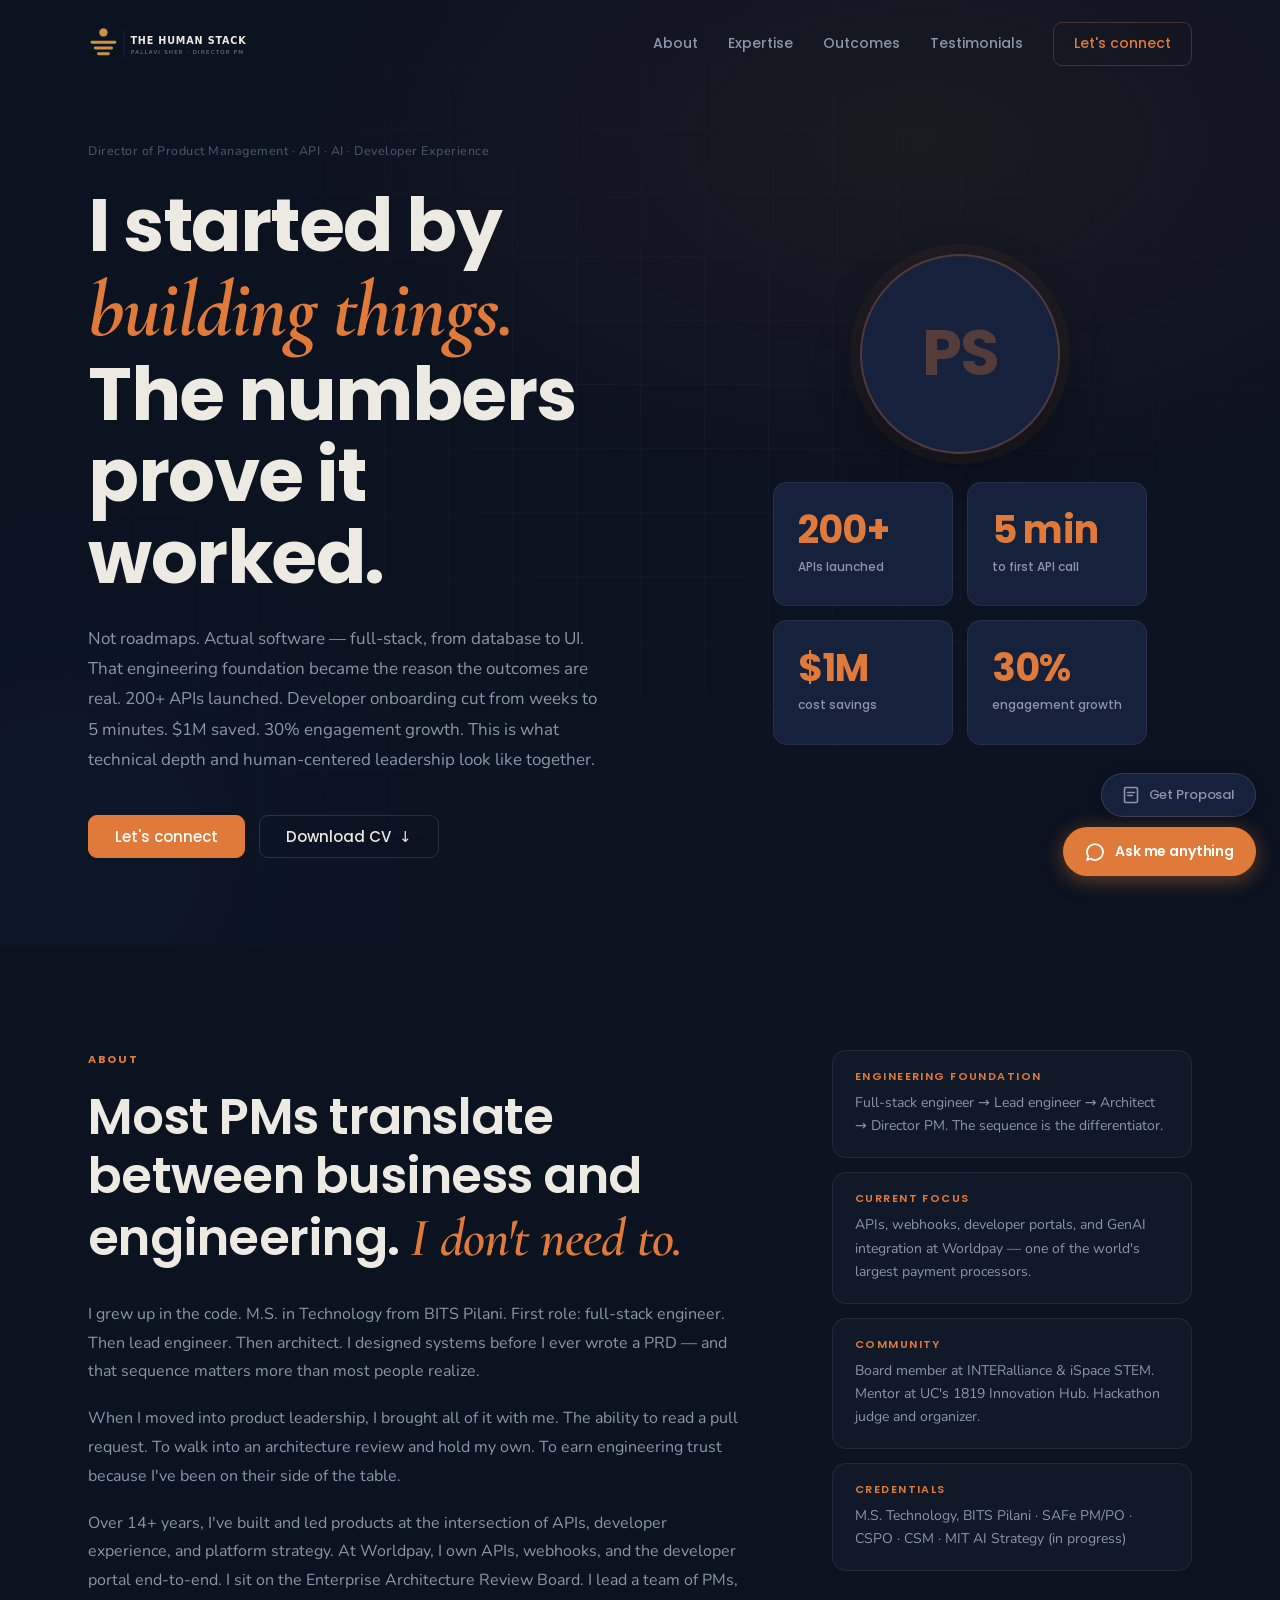
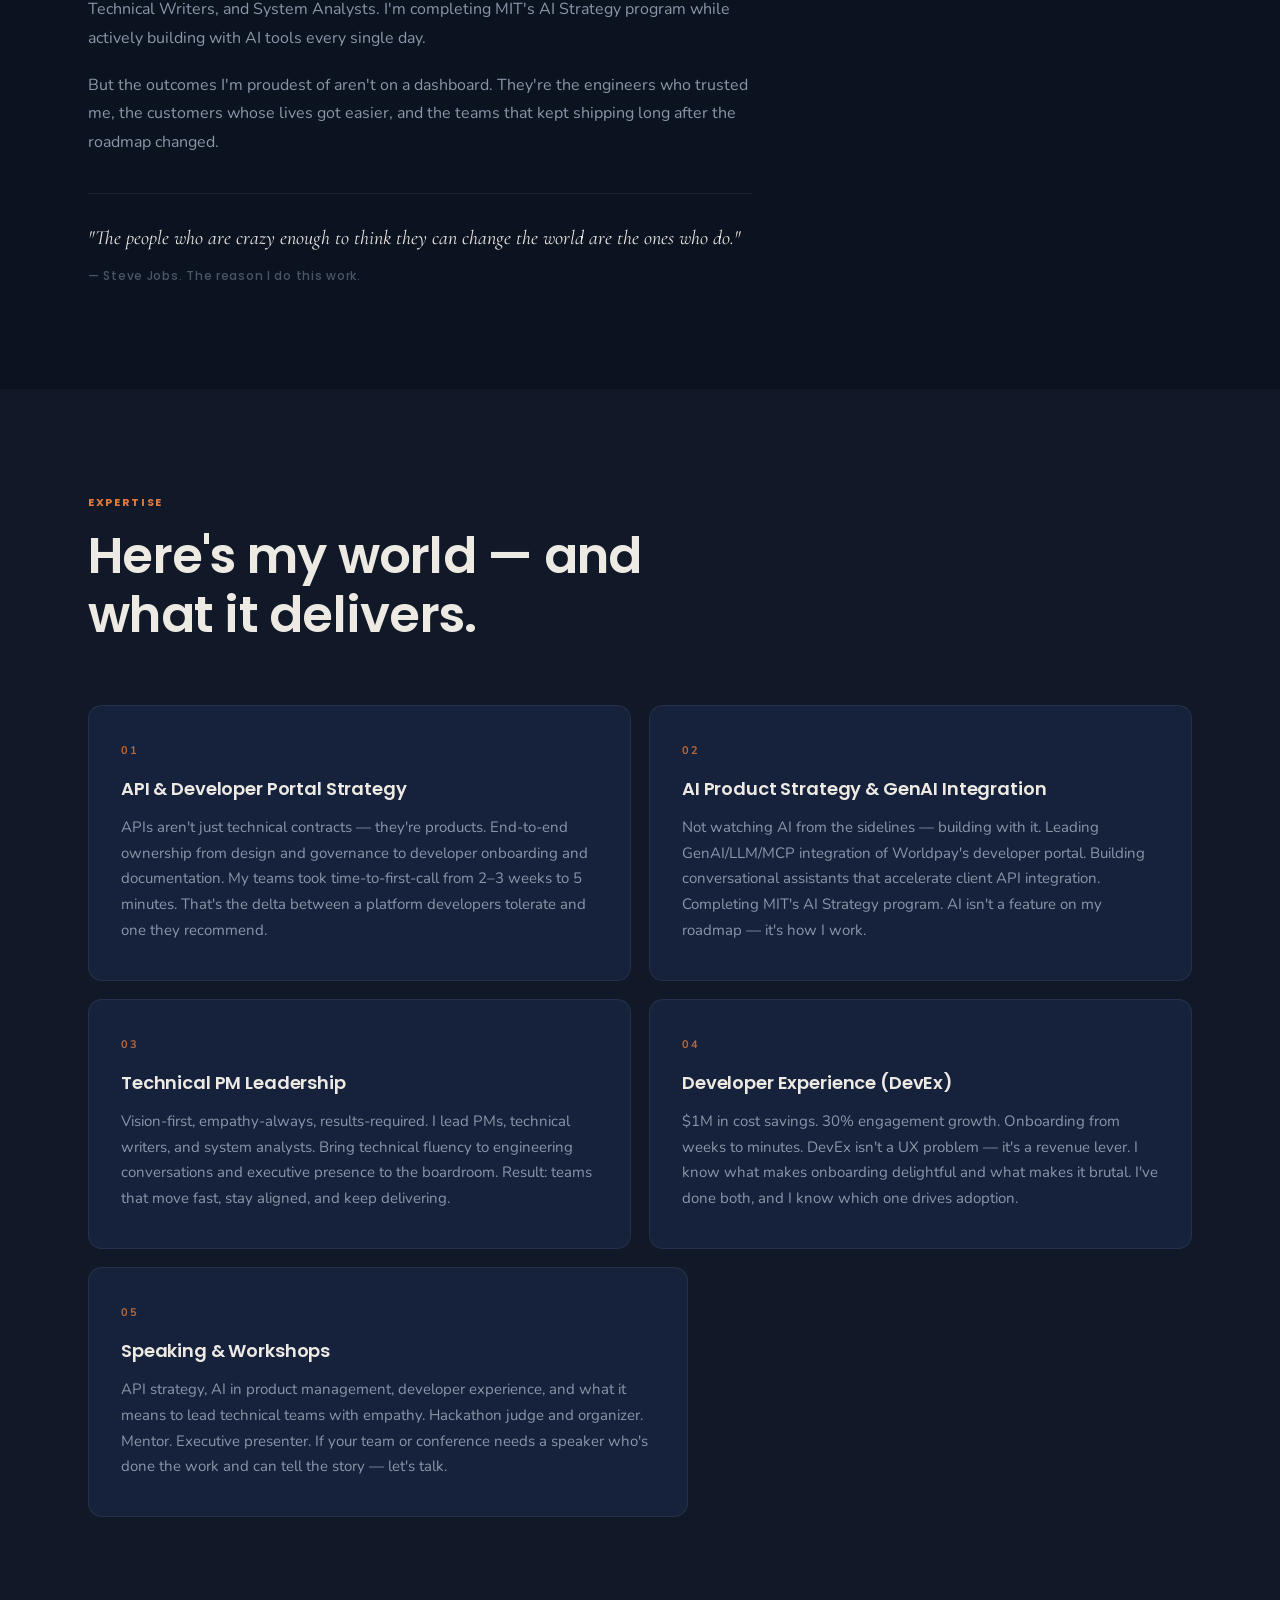
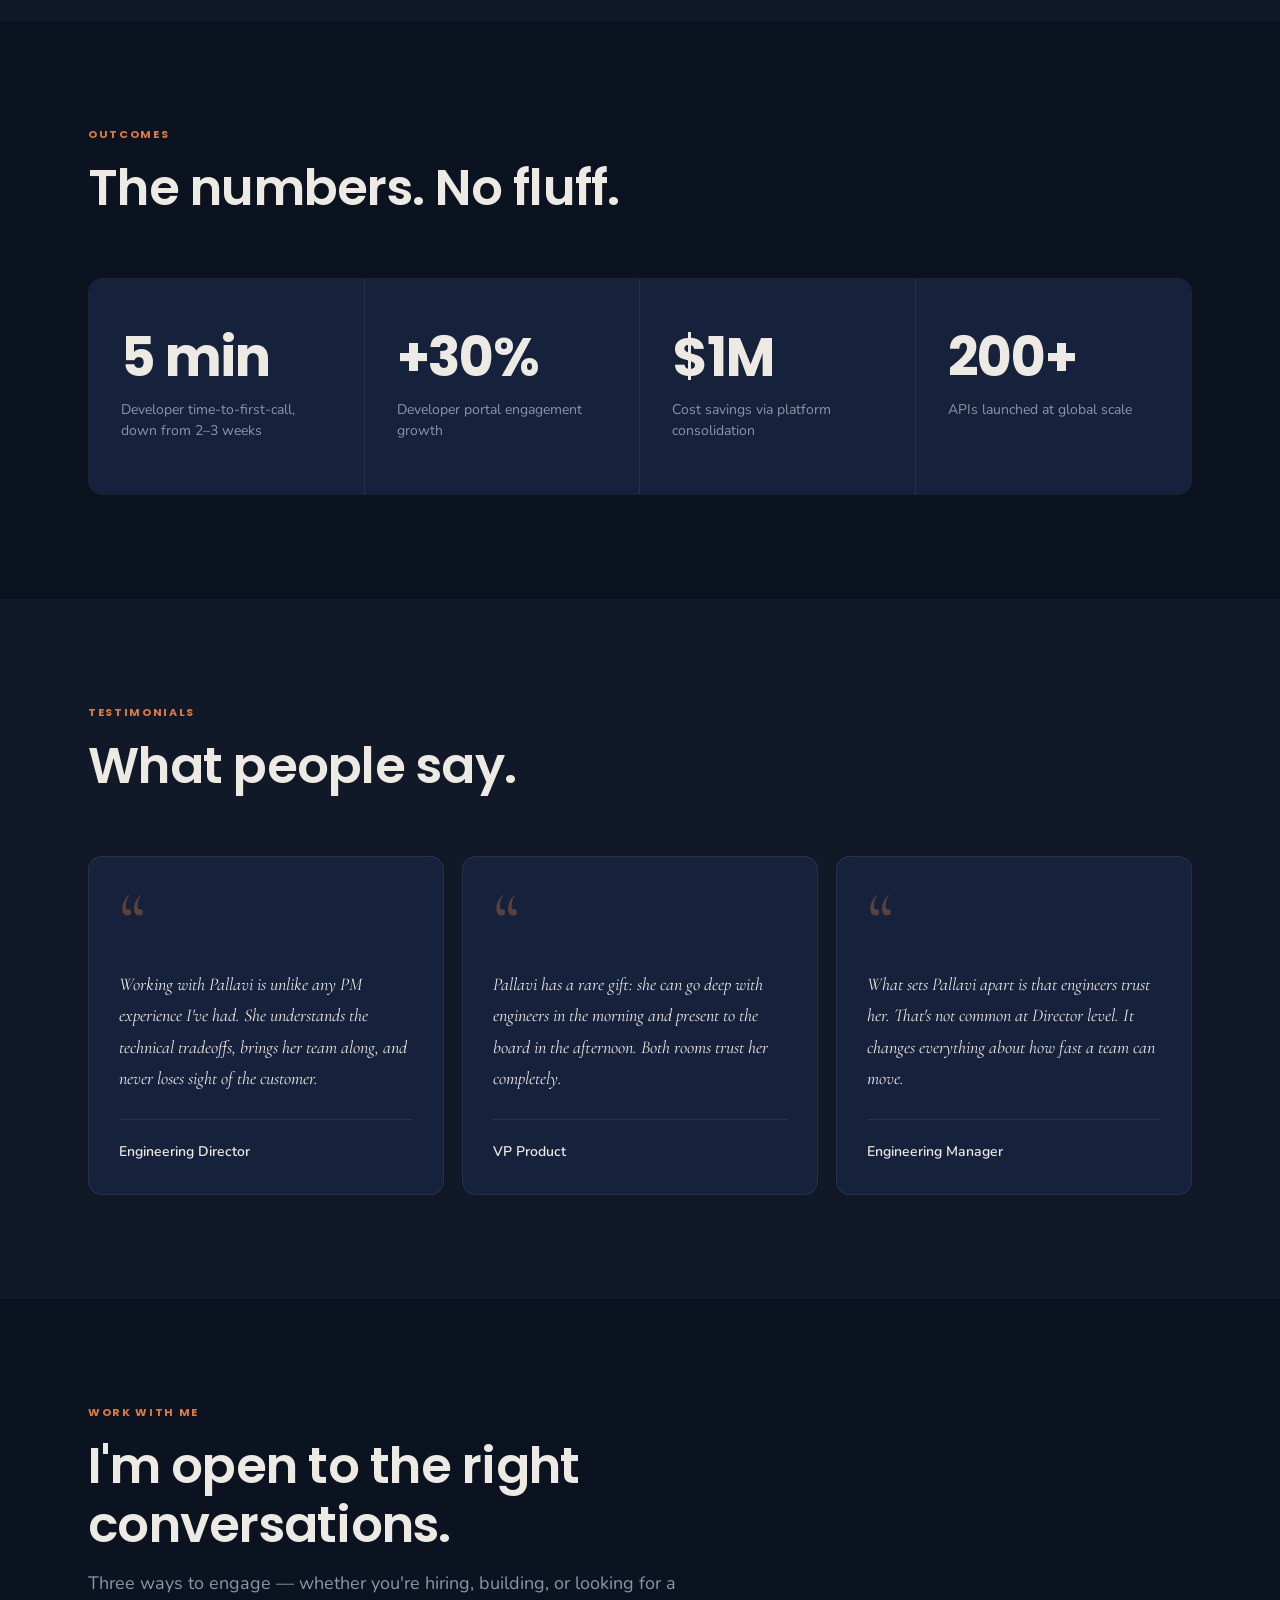
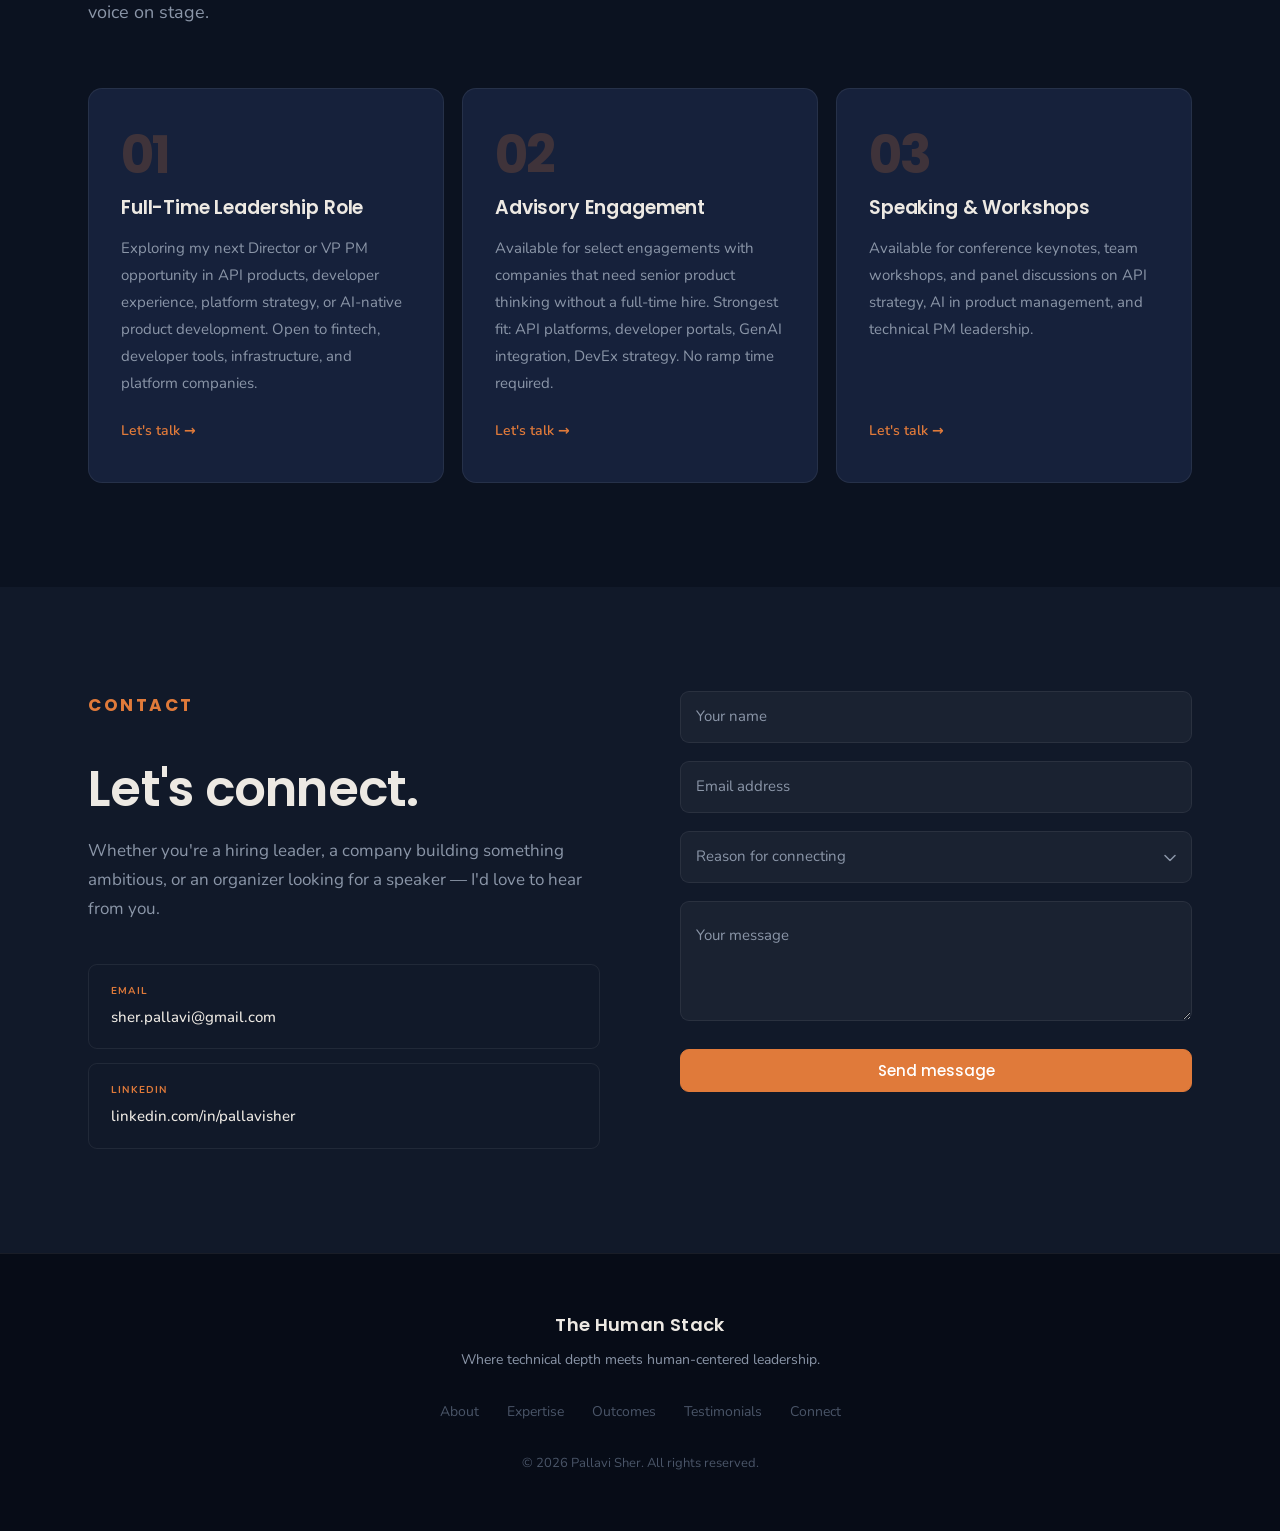
<file: index.html>
<!DOCTYPE html>
<html lang="en">
<head>
  <meta charset="UTF-8">
  <meta name="viewport" content="width=device-width, initial-scale=1.0">
  <title>Pallavi Sher — The Human Stack</title>
  <meta name="description" content="Director PM specializing in APIs, AI, and Developer Experience. 200+ APIs launched. $1M saved. Engineering-first product leadership.">

  <!-- Open Graph — controls LinkedIn / Twitter preview cards -->
  <meta property="og:title" content="Pallavi Sher — The Human Stack">
  <meta property="og:description" content="Director PM specializing in APIs, AI, and Developer Experience. 200+ APIs launched. $1M saved. Engineering-first product leadership.">
  <meta property="og:image" content="og-image.jpg"><!-- 1200×630 — create in Canva: dark navy bg, logo + name + title -->
  <meta property="og:url" content="https://thehumanstack.com"><!-- update when domain is live -->
  <meta property="og:type" content="website">
  <meta property="og:site_name" content="The Human Stack">
  <meta name="twitter:card" content="summary_large_image">
  <meta name="twitter:title" content="Pallavi Sher — The Human Stack">
  <meta name="twitter:description" content="Director PM specializing in APIs, AI, and Developer Experience. 200+ APIs launched. $1M saved.">
  <meta name="twitter:image" content="og-image.jpg">

  <!-- Favicon — amber logo mark as inline SVG -->
  <link rel="icon" type="image/svg+xml" href="favicon.svg">
  <link rel="alternate icon" href="favicon.ico"><!-- fallback for older browsers -->
  <link rel="preconnect" href="https://fonts.googleapis.com">
  <link rel="preconnect" href="https://fonts.gstatic.com" crossorigin>
  <link href="https://fonts.googleapis.com/css2?family=Cormorant+Garamond:ital,wght@0,400;0,600;1,400;1,600&family=Nunito:wght@300;400;500;600&family=Poppins:wght@300;400;500;600;700&display=swap" rel="stylesheet">
  <link rel="stylesheet" href="styles.css">
</head>
<body>

  <!-- ======= NAV ======= -->
  <nav id="nav">
    <div class="container">
      <div class="nav-inner">
        <a href="#" class="nav-logo" aria-label="The Human Stack — Pallavi Sher">
          <svg xmlns="http://www.w3.org/2000/svg" viewBox="0 0 288 56" fill="none"
               height="36" role="img" aria-hidden="true" focusable="false">
            <!-- Human: circle node -->
            <circle cx="24" cy="10" r="6.5" fill="#C8924A"/>
            <!-- Stack: three horizontal bars, decreasing width -->
            <rect x="4"  y="23" width="40" height="4.5" rx="2.25" fill="#C8924A"/>
            <rect x="9"  y="32" width="30" height="4.5" rx="2.25" fill="#C8924A"/>
            <rect x="14" y="41" width="20" height="4.5" rx="2.25" fill="#C8924A"/>
            <!-- Divider -->
            <line x1="56" y1="7" x2="56" y2="49"
                  stroke="currentColor" stroke-width="0.75" stroke-opacity="0.18"/>
            <!-- Wordmark -->
            <text x="66" y="28"
                  font-family="Inter, system-ui, -apple-system, sans-serif"
                  font-weight="600" font-size="15" letter-spacing="1.3"
                  fill="currentColor">THE HUMAN STACK</text>
            <text x="67" y="43"
                  font-family="Inter, system-ui, -apple-system, sans-serif"
                  font-weight="300" font-size="8.5" letter-spacing="1.9"
                  fill="currentColor" opacity="0.52">PALLAVI SHER · DIRECTOR PM</text>
          </svg>
        </a>
        <div class="nav-links" id="navLinks">
          <a href="#about">About</a>
          <a href="#expertise">Expertise</a>
          <a href="#outcomes">Outcomes</a>
          <a href="#testimonials">Testimonials</a>
          <a href="#contact" class="nav-cta">Let's connect</a>
        </div>
        <button class="nav-toggle" id="navToggle" aria-label="Toggle navigation">
          <span></span>
          <span></span>
          <span></span>
        </button>
      </div>
    </div>
  </nav>

  <!-- ======= HERO ======= -->
  <section id="hero">
    <div class="hero-bg"></div>
    <div class="container">
      <div class="hero-inner">
        <div class="hero-content">
          <p class="eyebrow">Director of Product Management &middot; API &middot; AI &middot; Developer Experience</p>
          <h1>I started by <em>building things.</em> The numbers prove it worked.</h1>
          <p class="hero-body">Not roadmaps. Actual software — full-stack, from database to UI. That engineering foundation became the reason the outcomes are real. 200+ APIs launched. Developer onboarding cut from weeks to 5 minutes. $1M saved. 30% engagement growth. This is what technical depth and human-centered leadership look like together.</p>
          <div class="hero-actions">
            <a href="#contact" class="btn btn-primary">Let's connect</a>
            <a href="pallavi-sher-cv.pdf" download class="btn btn-ghost">Download CV <span aria-hidden="true">↓</span></a>
          </div>
        </div>
        <div class="hero-visual">
          <!-- PHOTO: replace the initials placeholder below with your headshot -->
          <!-- <img src="pallavi-headshot.jpg" alt="Pallavi Sher" class="hero-photo"> -->
          <div class="hero-photo" aria-hidden="true">
            <span class="hero-photo-initials">PS</span>
          </div>
          <div class="hero-stats">
            <div class="stat-card">
              <span class="stat-number">200+</span>
              <span class="stat-label">APIs launched</span>
            </div>
            <div class="stat-card">
              <span class="stat-number">5 min</span>
              <span class="stat-label">to first API call</span>
            </div>
            <div class="stat-card">
              <span class="stat-number">$1M</span>
              <span class="stat-label">cost savings</span>
            </div>
            <div class="stat-card">
              <span class="stat-number">30%</span>
              <span class="stat-label">engagement growth</span>
            </div>
          </div>
        </div>
      </div>
    </div>
  </section>

  <!-- ======= ABOUT ======= -->
  <section id="about" class="section">
    <div class="container">
      <div class="about-inner">
        <div class="about-text fade-in">
          <p class="section-label">About</p>
          <h2>Most PMs translate between business and engineering. <em>I don't need to.</em></h2>
          <p>I grew up in the code. M.S. in Technology from BITS Pilani. First role: full-stack engineer. Then lead engineer. Then architect. I designed systems before I ever wrote a PRD — and that sequence matters more than most people realize.</p>
          <p>When I moved into product leadership, I brought all of it with me. The ability to read a pull request. To walk into an architecture review and hold my own. To earn engineering trust because I've been on their side of the table.</p>
          <p>Over 14+ years, I've built and led products at the intersection of APIs, developer experience, and platform strategy. At Worldpay, I own APIs, webhooks, and the developer portal end-to-end. I sit on the Enterprise Architecture Review Board. I lead a team of PMs, Technical Writers, and System Analysts. I'm completing MIT's AI Strategy program while actively building with AI tools every single day.</p>
          <p>But the outcomes I'm proudest of aren't on a dashboard. They're the engineers who trusted me, the customers whose lives got easier, and the teams that kept shipping long after the roadmap changed.</p>
          <blockquote class="about-quote">
            "The people who are crazy enough to think they can change the world are the ones who do."
            <cite>— Steve Jobs. The reason I do this work.</cite>
          </blockquote>
        </div>
        <div class="about-sidebar">
          <div class="about-card fade-in">
            <h4>Engineering Foundation</h4>
            <p>Full-stack engineer &rarr; Lead engineer &rarr; Architect &rarr; Director PM. The sequence is the differentiator.</p>
          </div>
          <div class="about-card fade-in">
            <h4>Current Focus</h4>
            <p>APIs, webhooks, developer portals, and GenAI integration at Worldpay — one of the world's largest payment processors.</p>
          </div>
          <div class="about-card fade-in">
            <h4>Community</h4>
            <p>Board member at INTERalliance &amp; iSpace STEM. Mentor at UC's 1819 Innovation Hub. Hackathon judge and organizer.</p>
          </div>
          <div class="about-card fade-in">
            <h4>Credentials</h4>
            <p>M.S. Technology, BITS Pilani &middot; SAFe PM/PO &middot; CSPO &middot; CSM &middot; MIT AI Strategy (in progress)</p>
          </div>
        </div>
      </div>
    </div>
  </section>

  <!-- ======= EXPERTISE ======= -->
  <section id="expertise" class="section section-dark">
    <div class="container">
      <div class="section-header fade-in">
        <p class="section-label">Expertise</p>
        <h2>Here's my world — and what it delivers.</h2>
      </div>
      <div class="services-grid">
        <div class="service-card fade-in">
          <span class="service-num">01</span>
          <h3>API &amp; Developer Portal Strategy</h3>
          <p>APIs aren't just technical contracts — they're products. End-to-end ownership from design and governance to developer onboarding and documentation. My teams took time-to-first-call from 2–3 weeks to 5 minutes. That's the delta between a platform developers tolerate and one they recommend.</p>
        </div>
        <div class="service-card fade-in">
          <span class="service-num">02</span>
          <h3>AI Product Strategy &amp; GenAI Integration</h3>
          <p>Not watching AI from the sidelines — building with it. Leading GenAI/LLM/MCP integration of Worldpay's developer portal. Building conversational assistants that accelerate client API integration. Completing MIT's AI Strategy program. AI isn't a feature on my roadmap — it's how I work.</p>
        </div>
        <div class="service-card fade-in">
          <span class="service-num">03</span>
          <h3>Technical PM Leadership</h3>
          <p>Vision-first, empathy-always, results-required. I lead PMs, technical writers, and system analysts. Bring technical fluency to engineering conversations and executive presence to the boardroom. Result: teams that move fast, stay aligned, and keep delivering.</p>
        </div>
        <div class="service-card fade-in">
          <span class="service-num">04</span>
          <h3>Developer Experience (DevEx)</h3>
          <p>$1M in cost savings. 30% engagement growth. Onboarding from weeks to minutes. DevEx isn't a UX problem — it's a revenue lever. I know what makes onboarding delightful and what makes it brutal. I've done both, and I know which one drives adoption.</p>
        </div>
        <div class="service-card service-card--wide fade-in">
          <span class="service-num">05</span>
          <h3>Speaking &amp; Workshops</h3>
          <p>API strategy, AI in product management, developer experience, and what it means to lead technical teams with empathy. Hackathon judge and organizer. Mentor. Executive presenter. If your team or conference needs a speaker who's done the work and can tell the story — let's talk.</p>
        </div>
      </div>
    </div>
  </section>

  <!-- ======= OUTCOMES ======= -->
  <section id="outcomes" class="section">
    <div class="container">
      <div class="section-header fade-in">
        <p class="section-label">Outcomes</p>
        <h2>The numbers. No fluff.</h2>
      </div>
      <div class="outcomes-grid">
        <div class="outcome-item fade-in">
          <span class="outcome-number">5 min</span>
          <span class="outcome-context">Developer time-to-first-call, down from 2–3 weeks</span>
        </div>
        <div class="outcome-item fade-in">
          <span class="outcome-number">+30%</span>
          <span class="outcome-context">Developer portal engagement growth</span>
        </div>
        <div class="outcome-item fade-in">
          <span class="outcome-number">$1M</span>
          <span class="outcome-context">Cost savings via platform consolidation</span>
        </div>
        <div class="outcome-item fade-in">
          <span class="outcome-number">200+</span>
          <span class="outcome-context">APIs launched at global scale</span>
        </div>
      </div>
    </div>
  </section>

  <!-- ======= TESTIMONIALS ======= -->
  <section id="testimonials" class="section section-dark">
    <div class="container">
      <div class="section-header fade-in">
        <p class="section-label">Testimonials</p>
        <h2>What people say.</h2>
      </div>
      <div class="testimonials-grid">
        <div class="testimonial-card fade-in">
          <span class="testimonial-mark" aria-hidden="true">&ldquo;</span>
          <p class="testimonial-quote">Working with Pallavi is unlike any PM experience I've had. She understands the technical tradeoffs, brings her team along, and never loses sight of the customer.</p>
          <div class="testimonial-attribution">
            <span class="testimonial-name">Engineering Director</span>
          </div>
        </div>
        <div class="testimonial-card fade-in">
          <span class="testimonial-mark" aria-hidden="true">&ldquo;</span>
          <p class="testimonial-quote">Pallavi has a rare gift: she can go deep with engineers in the morning and present to the board in the afternoon. Both rooms trust her completely.</p>
          <div class="testimonial-attribution">
            <span class="testimonial-name">VP Product</span>
          </div>
        </div>
        <div class="testimonial-card fade-in">
          <span class="testimonial-mark" aria-hidden="true">&ldquo;</span>
          <p class="testimonial-quote">What sets Pallavi apart is that engineers trust her. That's not common at Director level. It changes everything about how fast a team can move.</p>
          <div class="testimonial-attribution">
            <span class="testimonial-name">Engineering Manager</span>
          </div>
        </div>
      </div>
    </div>
  </section>

  <!-- ======= WORK WITH ME ======= -->
  <section id="work" class="section">
    <div class="container">
      <div class="section-header fade-in">
        <p class="section-label">Work With Me</p>
        <h2>I'm open to the right conversations.</h2>
        <p class="section-sub">Three ways to engage — whether you're hiring, building, or looking for a voice on stage.</p>
      </div>
      <div class="work-grid">
        <div class="work-card fade-in">
          <span class="work-number" aria-hidden="true">01</span>
          <h3>Full-Time Leadership Role</h3>
          <p>Exploring my next Director or VP PM opportunity in API products, developer experience, platform strategy, or AI-native product development. Open to fintech, developer tools, infrastructure, and platform companies.</p>
          <a href="#contact" class="work-link">Let's talk &rarr;</a>
        </div>
        <div class="work-card fade-in">
          <span class="work-number" aria-hidden="true">02</span>
          <h3>Advisory Engagement</h3>
          <p>Available for select engagements with companies that need senior product thinking without a full-time hire. Strongest fit: API platforms, developer portals, GenAI integration, DevEx strategy. No ramp time required.</p>
          <a href="#contact" class="work-link">Let's talk &rarr;</a>
        </div>
        <div class="work-card fade-in">
          <span class="work-number" aria-hidden="true">03</span>
          <h3>Speaking &amp; Workshops</h3>
          <p>Available for conference keynotes, team workshops, and panel discussions on API strategy, AI in product management, and technical PM leadership.</p>
          <a href="#contact" class="work-link">Let's talk &rarr;</a>
        </div>
      </div>
    </div>
  </section>

  <!-- ======= CONTACT ======= -->
  <section id="contact" class="section section-dark">
    <div class="container">
      <div class="contact-inner">
        <div class="contact-text fade-in">
          <p class="section-label">Contact</p>
          <h2>Let's connect.</h2>
          <p>Whether you're a hiring leader, a company building something ambitious, or an organizer looking for a speaker — I'd love to hear from you.</p>
          <div class="contact-links">
            <a href="mailto:sher.pallavi@gmail.com" class="contact-link">
              <span class="contact-link-label">Email</span>
              <span class="contact-link-value">sher.pallavi@gmail.com</span>
            </a>
            <a href="https://linkedin.com/in/pallavisher" target="_blank" rel="noopener noreferrer" class="contact-link">
              <span class="contact-link-label">LinkedIn</span>
              <span class="contact-link-value">linkedin.com/in/pallavisher</span>
            </a>
          </div>
        </div>

        <form class="contact-form fade-in" id="contactForm" novalidate>
          <div class="form-group">
            <input type="text" id="name" name="name" placeholder=" " required autocomplete="name">
            <label for="name">Your name</label>
          </div>
          <div class="form-group">
            <input type="email" id="email" name="email" placeholder=" " required autocomplete="email">
            <label for="email">Email address</label>
          </div>
          <div class="form-group form-group--select">
            <select id="reason" name="reason" required>
              <option value="" disabled selected></option>
              <option value="hire">Full-time leadership role</option>
              <option value="advisory">Advisory engagement</option>
              <option value="speaking">Speaking / Workshop</option>
              <option value="other">Something else</option>
            </select>
            <label for="reason">Reason for connecting</label>
            <span class="select-arrow" aria-hidden="true">
              <svg width="12" height="7" viewBox="0 0 12 7" fill="none"><path d="M1 1l5 5 5-5" stroke="currentColor" stroke-width="1.5" stroke-linecap="round" stroke-linejoin="round"/></svg>
            </span>
          </div>
          <div class="form-group">
            <textarea id="message" name="message" rows="4" placeholder=" " required></textarea>
            <label for="message">Your message</label>
          </div>
          <button type="submit" class="btn btn-primary btn-full" id="submitBtn">
            <span class="btn-text">Send message</span>
            <span class="btn-loading" aria-hidden="true">Sending...</span>
          </button>
          <div class="form-success" id="formSuccess" role="status" aria-live="polite">
            Message sent!! I'll be in touch soon.
          </div>
        </form>
      </div>
    </div>
  </section>

  <!-- ======= FOOTER ======= -->
  <footer>
    <div class="container">
      <div class="footer-inner">
        <div class="footer-brand">
          <span class="footer-logo">The Human Stack</span>
          <span class="footer-tagline">Where technical depth meets human-centered leadership.</span>
        </div>
        <nav class="footer-nav" aria-label="Footer navigation">
          <a href="#about">About</a>
          <a href="#expertise">Expertise</a>
          <a href="#outcomes">Outcomes</a>
          <a href="#testimonials">Testimonials</a>
          <a href="#contact">Connect</a>
        </nav>
        <p class="footer-copy">&copy; 2026 Pallavi Sher. All rights reserved.</p>
      </div>
    </div>
  </footer>

  <!-- ======= WIDGETS ======= -->
  <div id="widget-container">

    <!-- ── Q&A Chat Panel ── -->
    <div id="chat-panel" role="dialog" aria-modal="true" aria-label="Chat with Pallavi's AI assistant">
      <div class="chat-header">
        <div class="chat-header-info">
          <div class="chat-avatar" aria-hidden="true">PS</div>
          <div>
            <span class="chat-header-name">Pallavi's AI</span>
            <span class="chat-header-status">
              <span class="chat-status-dot" aria-hidden="true"></span>
              Online
            </span>
          </div>
        </div>
        <button class="chat-close-btn" id="chatCloseBtn" aria-label="Close chat">
          <svg width="16" height="16" viewBox="0 0 16 16" fill="none" aria-hidden="true">
            <path d="M12 4L4 12M4 4l8 8" stroke="currentColor" stroke-width="1.75" stroke-linecap="round"/>
          </svg>
        </button>
      </div>
      <div class="chat-messages" id="chatMessages" role="log" aria-live="polite" aria-label="Chat messages"></div>
      <div class="chat-input-area">
        <input type="text" id="chatInput" placeholder="Ask a question..." autocomplete="off" aria-label="Type your message" maxlength="500">
        <button id="chatSend" aria-label="Send message">
          <svg width="16" height="16" viewBox="0 0 16 16" fill="none" aria-hidden="true">
            <path d="M14 8L2 2l2.5 6L2 14l12-6z" fill="currentColor"/>
          </svg>
        </button>
      </div>
    </div>

    <!-- ── Proposal Panel ── -->
    <div id="proposal-panel" role="dialog" aria-modal="true" aria-label="Get a proposal from Pallavi">
      <div class="chat-header proposal-header">
        <div class="chat-header-info">
          <div class="chat-avatar proposal-avatar" aria-hidden="true">
            <svg width="15" height="15" viewBox="0 0 15 15" fill="none" aria-hidden="true">
              <rect x="2" y="1" width="11" height="13" rx="1.5" stroke="currentColor" stroke-width="1.5"/>
              <path d="M4.5 5.5h6M4.5 8.5h4" stroke="currentColor" stroke-width="1.4" stroke-linecap="round"/>
            </svg>
          </div>
          <div>
            <span class="chat-header-name">Get a Proposal</span>
            <span class="chat-header-status">
              <span class="chat-status-dot proposal-status-dot" aria-hidden="true"></span>
              <span id="proposalStepLabel">Step 1 of 6</span>
            </span>
          </div>
        </div>
        <button class="chat-close-btn" id="proposalCloseBtn" aria-label="Close proposal form">
          <svg width="16" height="16" viewBox="0 0 16 16" fill="none" aria-hidden="true">
            <path d="M12 4L4 12M4 4l8 8" stroke="currentColor" stroke-width="1.75" stroke-linecap="round"/>
          </svg>
        </button>
      </div>
      <div class="proposal-progress">
        <div class="proposal-progress-fill" id="proposalProgressFill"></div>
      </div>
      <div class="chat-messages" id="proposalMessages" role="log" aria-live="polite" aria-label="Proposal intake conversation"></div>
      <div class="chat-input-area">
        <input type="text" id="proposalInput" placeholder="Your answer..." autocomplete="off" aria-label="Type your answer" maxlength="500">
        <button id="proposalSend" aria-label="Send answer">
          <svg width="16" height="16" viewBox="0 0 16 16" fill="none" aria-hidden="true">
            <path d="M14 8L2 2l2.5 6L2 14l12-6z" fill="currentColor"/>
          </svg>
        </button>
      </div>
    </div>

    <!-- ── Launcher Buttons ── -->
    <div id="widget-launchers">
      <button id="proposal-open-btn" aria-label="Get a proposal" aria-expanded="false">
        <svg width="18" height="18" viewBox="0 0 18 18" fill="none" aria-hidden="true">
          <rect x="2.5" y="1.5" width="13" height="15" rx="1.5" stroke="currentColor" stroke-width="1.6"/>
          <path d="M5.5 6.5h7M5.5 9.5h5" stroke="currentColor" stroke-width="1.5" stroke-linecap="round"/>
        </svg>
        <span>Get Proposal</span>
      </button>
      <button id="chat-open-btn" aria-label="Open chat" aria-expanded="false">
        <svg width="20" height="20" viewBox="0 0 20 20" fill="none" aria-hidden="true">
          <path d="M18 10c0 4.418-3.582 8-8 8a7.96 7.96 0 01-4.354-1.297L2 18l1.297-3.646A7.96 7.96 0 012 10c0-4.418 3.582-8 8-8s8 3.582 8 8z" stroke="currentColor" stroke-width="1.75" stroke-linecap="round" stroke-linejoin="round"/>
        </svg>
        <span>Ask me anything</span>
      </button>
    </div>

  </div>
  <!-- /WIDGETS -->

  <script>
    // ─── Nav scroll ───────────────────────────────────────────────
    const nav = document.getElementById('nav');
    window.addEventListener('scroll', () => {
      nav.classList.toggle('scrolled', window.scrollY > 30);
    }, { passive: true });

    // ─── Mobile menu ──────────────────────────────────────────────
    const navToggle = document.getElementById('navToggle');
    const navLinks  = document.getElementById('navLinks');

    navToggle.addEventListener('click', () => {
      const isOpen = navLinks.classList.toggle('open');
      navToggle.classList.toggle('open', isOpen);
      navToggle.setAttribute('aria-expanded', isOpen);
      document.body.style.overflow = isOpen ? 'hidden' : '';
    });

    navLinks.querySelectorAll('a').forEach(link => {
      link.addEventListener('click', () => {
        navLinks.classList.remove('open');
        navToggle.classList.remove('open');
        navToggle.setAttribute('aria-expanded', 'false');
        document.body.style.overflow = '';
      });
    });

    // ─── Scroll fade-in ───────────────────────────────────────────
    const observer = new IntersectionObserver((entries) => {
      entries.forEach(entry => {
        if (entry.isIntersecting) {
          entry.target.classList.add('visible');
          observer.unobserve(entry.target);
        }
      });
    }, { threshold: 0.12, rootMargin: '0px 0px -48px 0px' });

    document.querySelectorAll('.fade-in').forEach(el => observer.observe(el));

    // Stagger children in grids
    const grids = [
      '.hero-stats',
      '.about-sidebar',
      '.services-grid',
      '.outcomes-grid',
      '.testimonials-grid',
      '.work-grid',
    ];
    grids.forEach(selector => {
      const grid = document.querySelector(selector);
      if (!grid) return;
      grid.querySelectorAll('.fade-in').forEach((el, i) => {
        el.style.transitionDelay = `${i * 0.08}s`;
      });
    });

    // ─── Select floating label ────────────────────────────────────
    const select = document.getElementById('reason');
    select.addEventListener('change', () => {
      select.classList.toggle('has-value', select.value !== '');
    });

    // ─── Form submission (Formspree) ──────────────────────────────
    // TODO: sign up at formspree.io, create a form, paste your ID below
    const FORMSPREE_ID = 'YOUR_FORM_ID'; // ← replace this before launching

    const form      = document.getElementById('contactForm');
    const submitBtn = document.getElementById('submitBtn');
    const success   = document.getElementById('formSuccess');

    form.addEventListener('submit', async (e) => {
      e.preventDefault();
      if (!form.checkValidity()) { form.reportValidity(); return; }

      submitBtn.classList.add('loading');
      submitBtn.disabled = true;

      try {
        const res = await fetch(`https://formspree.io/f/${FORMSPREE_ID}`, {
          method: 'POST',
          body: new FormData(form),
          headers: { 'Accept': 'application/json' }
        });

        if (res.ok) {
          form.reset();
          select.classList.remove('has-value');
          success.classList.add('visible');
          setTimeout(() => success.classList.remove('visible'), 6000);
        } else {
          const data = await res.json().catch(() => ({}));
          const msg = data?.errors?.map(e => e.message).join(', ') || 'Something went wrong.';
          alert(msg + '\n\nOr email directly: sher.pallavi@gmail.com');
        }
      } catch (_) {
        alert('Could not send message. Please email sher.pallavi@gmail.com directly.');
      } finally {
        submitBtn.classList.remove('loading');
        submitBtn.disabled = false;
      }
    });
    // ─── Chat & Proposal Widgets ─────────────────────────────────
    (function () {

      // ── Element refs ──────────────────────────────────────────
      const launchers       = document.getElementById('widget-launchers');

      const chatPanel       = document.getElementById('chat-panel');
      const chatOpenBtn     = document.getElementById('chat-open-btn');
      const chatCloseBtn    = document.getElementById('chatCloseBtn');
      const chatMsgsEl      = document.getElementById('chatMessages');
      const chatInput       = document.getElementById('chatInput');
      const chatSendBtn     = document.getElementById('chatSend');

      const proposalPanel   = document.getElementById('proposal-panel');
      const proposalOpenBtn = document.getElementById('proposal-open-btn');
      const proposalCloseBtn= document.getElementById('proposalCloseBtn');
      const proposalMsgsEl  = document.getElementById('proposalMessages');
      const proposalInput   = document.getElementById('proposalInput');
      const proposalSendBtn = document.getElementById('proposalSend');
      const proposalStepLbl = document.getElementById('proposalStepLabel');
      const proposalFill    = document.getElementById('proposalProgressFill');

      // ── State ──────────────────────────────────────────────────
      let chatOpen      = false;
      let chatWaiting   = false;
      let chatHistory   = [];

      let proposalOpen    = false;
      let proposalWaiting = false;
      let proposalHistory = [];
      let proposalDone    = false;

      // ── Generic helpers ────────────────────────────────────────
      function scrollBottom(el) { el.scrollTop = el.scrollHeight; }

      function addMsg(container, role, text) {
        const el = document.createElement('div');
        el.className = `chat-msg ${role}`;
        el.textContent = text;
        container.appendChild(el);
        scrollBottom(container);
      }

      function showTypingIn(container, id) {
        const el = document.createElement('div');
        el.className = 'chat-msg assistant typing';
        el.id = id;
        el.setAttribute('aria-label', 'Typing...');
        el.innerHTML = '<span></span><span></span><span></span>';
        container.appendChild(el);
        scrollBottom(container);
      }

      function removeById(id) {
        const el = document.getElementById(id);
        if (el) el.remove();
      }

      function setDisabled(input, btn, disabled) {
        input.disabled = disabled;
        btn.disabled   = disabled;
      }

      // ── Launchers ──────────────────────────────────────────────
      function showLaunchers() { launchers.classList.remove('hidden'); }
      function hideLaunchers() { launchers.classList.add('hidden'); }

      // ── Q&A Chat ───────────────────────────────────────────────
      function openChat() {
        chatOpen = true;
        hideLaunchers();
        chatPanel.classList.add('open');
        chatOpenBtn.setAttribute('aria-expanded', 'true');
        if (chatMsgsEl.children.length === 0) {
          addMsg(chatMsgsEl, 'assistant', "Hey! I'm Pallavi's AI assistant. Ask me anything about her work, expertise, or how to connect.");
        }
        setTimeout(() => chatInput.focus(), 120);
      }

      function closeChat() {
        chatOpen = false;
        chatPanel.classList.remove('open');
        chatOpenBtn.setAttribute('aria-expanded', 'false');
        showLaunchers();
      }

      chatOpenBtn.addEventListener('click', openChat);
      chatCloseBtn.addEventListener('click', closeChat);

      async function sendChatMessage() {
        const text = chatInput.value.trim();
        if (!text || chatWaiting) return;

        addMsg(chatMsgsEl, 'user', text);
        chatHistory.push({ role: 'user', content: text });
        chatInput.value = '';

        chatWaiting = true;
        setDisabled(chatInput, chatSendBtn, true);
        showTypingIn(chatMsgsEl, 'chatTyping');

        try {
          const res = await fetch('/api/chat', {
            method: 'POST',
            headers: { 'Content-Type': 'application/json' },
            body: JSON.stringify({ messages: chatHistory }),
          });
          removeById('chatTyping');
          const data = res.ok ? await res.json().catch(() => ({})) : await res.json().catch(() => ({}));
          const reply = (res.ok ? data.reply : data.error)
            || (res.ok ? "Something went sideways on my end — try again!" : "I'm having trouble right now. Reach out at sher.pallavi@gmail.com!");
          chatHistory.push({ role: 'assistant', content: reply });
          addMsg(chatMsgsEl, 'assistant', reply);
        } catch (_) {
          removeById('chatTyping');
          addMsg(chatMsgsEl, 'assistant', "Network hiccup! Try again, or email sher.pallavi@gmail.com directly.");
        } finally {
          chatWaiting = false;
          setDisabled(chatInput, chatSendBtn, false);
          chatInput.focus();
        }
      }

      chatSendBtn.addEventListener('click', sendChatMessage);
      chatInput.addEventListener('keydown', (e) => {
        if (e.key === 'Enter' && !e.shiftKey) { e.preventDefault(); sendChatMessage(); }
      });

      // ── Proposal Widget ────────────────────────────────────────
      function updateProgress(step) {
        proposalFill.style.width = Math.round((step / 6) * 100) + '%';
        proposalStepLbl.textContent = `Step ${step} of 6`;
      }

      async function openProposal() {
        proposalOpen = true;
        hideLaunchers();
        proposalPanel.classList.add('open');
        proposalOpenBtn.setAttribute('aria-expanded', 'true');

        // Auto-start the intake on first open
        if (proposalMsgsEl.children.length === 0) {
          proposalWaiting = true;
          setDisabled(proposalInput, proposalSendBtn, true);
          showTypingIn(proposalMsgsEl, 'proposalTyping');

          proposalHistory.push({ role: 'user', content: "I'd like to get a proposal." });

          try {
            const res = await fetch('/api/chat', {
              method: 'POST',
              headers: { 'Content-Type': 'application/json' },
              body: JSON.stringify({ messages: proposalHistory }),
            });
            removeById('proposalTyping');
            if (res.ok) {
              const data = await res.json().catch(() => ({}));
              const reply = data.reply || "Let's kick things off! Tell me about your company.";
              if (data.intake_step) updateProgress(data.intake_step);
              proposalHistory.push({ role: 'assistant', content: reply });
              addMsg(proposalMsgsEl, 'assistant', reply);
            } else {
              addMsg(proposalMsgsEl, 'assistant', "Let's get started. What does your company do?");
              updateProgress(1);
            }
          } catch (_) {
            removeById('proposalTyping');
            addMsg(proposalMsgsEl, 'assistant', "Something glitched on my end — let's try again. What does your company do?");
            updateProgress(1);
          } finally {
            proposalWaiting = false;
            setDisabled(proposalInput, proposalSendBtn, false);
            setTimeout(() => proposalInput.focus(), 120);
          }
        } else {
          setTimeout(() => proposalInput.focus(), 120);
        }
      }

      function closeProposal() {
        proposalOpen = false;
        proposalPanel.classList.remove('open');
        proposalOpenBtn.setAttribute('aria-expanded', 'false');
        showLaunchers();
      }

      proposalOpenBtn.addEventListener('click', openProposal);
      proposalCloseBtn.addEventListener('click', closeProposal);

      async function sendProposalMessage() {
        if (proposalDone || proposalWaiting) return;
        const text = proposalInput.value.trim();
        if (!text) return;

        addMsg(proposalMsgsEl, 'user', text);
        proposalHistory.push({ role: 'user', content: text });
        proposalInput.value = '';

        proposalWaiting = true;
        setDisabled(proposalInput, proposalSendBtn, true);
        showTypingIn(proposalMsgsEl, 'proposalTyping');

        try {
          const res = await fetch('/api/chat', {
            method: 'POST',
            headers: { 'Content-Type': 'application/json' },
            body: JSON.stringify({ messages: proposalHistory }),
          });
          removeById('proposalTyping');

          if (res.ok) {
            const data = await res.json().catch(() => ({}));
            const reply = data.reply || "Got it! Let me ask you one more thing.";

            if (data.intake_step) updateProgress(data.intake_step);

            proposalHistory.push({ role: 'assistant', content: reply });
            addMsg(proposalMsgsEl, 'assistant', reply);

            if (data.intake_complete) {
              proposalDone = true;
              proposalFill.style.width = '100%';
              proposalStepLbl.textContent = 'Complete!';
              proposalInput.placeholder = 'Request submitted!';
              // Fire-and-forget to generate-proposal endpoint
              fetch('/api/generate-proposal', {
                method: 'POST',
                headers: { 'Content-Type': 'application/json' },
                body: JSON.stringify({ intake_data: data.intake_data, messages: proposalHistory }),
              }).catch(() => {});
            }
          } else {
            const data = await res.json().catch(() => ({}));
            addMsg(proposalMsgsEl, 'assistant', data.error || "I'm having trouble — try again shortly.");
          }
        } catch (_) {
          removeById('proposalTyping');
          addMsg(proposalMsgsEl, 'assistant', "Network hiccup! Try again.");
        } finally {
          if (!proposalDone) {
            proposalWaiting = false;
            setDisabled(proposalInput, proposalSendBtn, false);
            proposalInput.focus();
          }
        }
      }

      proposalSendBtn.addEventListener('click', sendProposalMessage);
      proposalInput.addEventListener('keydown', (e) => {
        if (e.key === 'Enter' && !e.shiftKey) { e.preventDefault(); sendProposalMessage(); }
      });

      // ── Escape key ────────────────────────────────────────────
      document.addEventListener('keydown', (e) => {
        if (e.key === 'Escape') {
          if (chatOpen) closeChat();
          if (proposalOpen) closeProposal();
        }
      });

    }()); // end widgets IIFE

  </script>
</body>
</html>
</file>
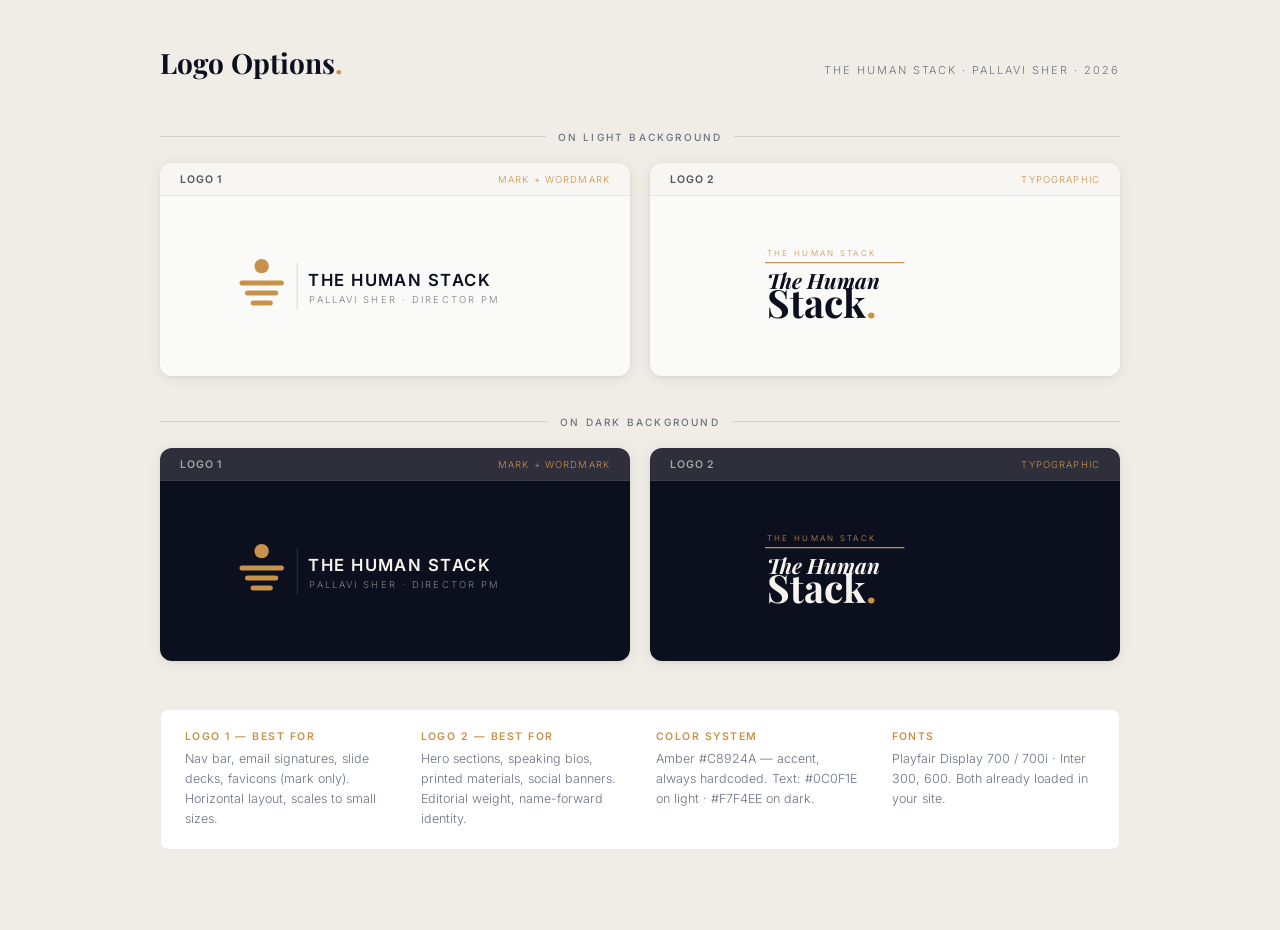
<file: logos-showcase.html>
<!DOCTYPE html>
<html lang="en">
<head>
  <meta charset="UTF-8">
  <meta name="viewport" content="width=device-width, initial-scale=1.0">
  <title>Logo Showcase — The Human Stack</title>
  <link rel="preconnect" href="https://fonts.googleapis.com">
  <link rel="preconnect" href="https://fonts.gstatic.com" crossorigin>
  <link href="https://fonts.googleapis.com/css2?family=Playfair+Display:ital,wght@0,700;1,700&family=Inter:wght@300;400;500;600&display=swap" rel="stylesheet">
  <style>
    *, *::before, *::after { box-sizing: border-box; margin: 0; padding: 0; }

    :root {
      --dark:    #0C0F1E;
      --light:   #F7F4EE;
      --amber:   #C8924A;
      --mid:     #6B7280;
      --border:  rgba(0,0,0,0.08);
    }

    body {
      font-family: 'Inter', system-ui, sans-serif;
      background: #F0EDE6;
      color: var(--dark);
      min-height: 100vh;
      padding: 48px 24px 80px;
    }

    /* ── HEADER ── */
    .page-header {
      max-width: 960px;
      margin: 0 auto 52px;
      display: flex;
      align-items: baseline;
      justify-content: space-between;
      gap: 16px;
      flex-wrap: wrap;
    }
    .page-title {
      font-family: 'Playfair Display', Georgia, serif;
      font-size: 28px;
      font-weight: 700;
      color: var(--dark);
      line-height: 1.1;
    }
    .page-title span {
      color: var(--amber);
    }
    .page-meta {
      font-size: 11px;
      font-weight: 300;
      letter-spacing: 0.18em;
      color: var(--mid);
      text-transform: uppercase;
    }

    /* ── LAYOUT ── */
    .showcase {
      max-width: 960px;
      margin: 0 auto;
      display: flex;
      flex-direction: column;
      gap: 40px;
    }

    /* Each row is a background context */
    .context-row {
      display: grid;
      grid-template-columns: 1fr 1fr;
      gap: 20px;
    }

    .context-label {
      grid-column: 1 / -1;
      display: flex;
      align-items: center;
      gap: 12px;
      font-size: 10px;
      font-weight: 500;
      letter-spacing: 0.22em;
      text-transform: uppercase;
      color: var(--mid);
    }
    .context-label::before {
      content: '';
      flex: 1;
      height: 1px;
      background: rgba(0,0,0,0.12);
    }
    .context-label::after {
      content: '';
      flex: 1;
      height: 1px;
      background: rgba(0,0,0,0.12);
    }

    /* ── LOGO CARDS ── */
    .logo-card {
      border-radius: 12px;
      overflow: hidden;
      box-shadow: 0 2px 16px rgba(0,0,0,0.08), 0 1px 3px rgba(0,0,0,0.06);
    }

    .logo-card-header {
      padding: 10px 20px 9px;
      border-bottom: 1px solid rgba(0,0,0,0.07);
      background: rgba(255,255,255,0.5);
      display: flex;
      align-items: center;
      justify-content: space-between;
      gap: 8px;
    }
    .logo-label {
      font-size: 10.5px;
      font-weight: 600;
      letter-spacing: 0.08em;
      text-transform: uppercase;
      color: var(--dark);
      opacity: 0.7;
    }
    .logo-type {
      font-size: 9.5px;
      font-weight: 300;
      letter-spacing: 0.12em;
      text-transform: uppercase;
      color: var(--amber);
    }

    .logo-display {
      display: flex;
      align-items: center;
      justify-content: center;
      padding: 48px 32px;
      min-height: 180px;
    }

    /* Light background context */
    .logo-display.bg-light {
      background: #FAFAF8;
      color: var(--dark);
    }

    /* Dark background context */
    .logo-display.bg-dark {
      background: var(--dark);
      color: #F7F4EE;
    }
    .logo-card.dark .logo-card-header {
      background: rgba(12, 15, 30, 0.85);
      border-bottom: 1px solid rgba(255,255,255,0.07);
    }
    .logo-card.dark .logo-label {
      color: #F7F4EE;
      opacity: 0.6;
    }

    /* ── INLINE SVG SIZING ── */
    .logo-display svg {
      width: 100%;
      max-width: 320px;
      height: auto;
    }

    /* Logo 2 is square-ish, constrain differently */
    .logo-display.v2 svg {
      max-width: 240px;
    }

    /* ── FOOTER NOTE ── */
    .note {
      max-width: 960px;
      margin: 48px auto 0;
      padding: 20px 24px;
      background: white;
      border-radius: 8px;
      border: 1px solid var(--border);
      display: grid;
      grid-template-columns: repeat(auto-fit, minmax(200px, 1fr));
      gap: 16px 32px;
    }
    .note-item h4 {
      font-size: 10.5px;
      font-weight: 600;
      letter-spacing: 0.14em;
      text-transform: uppercase;
      color: var(--amber);
      margin-bottom: 6px;
    }
    .note-item p {
      font-size: 12.5px;
      font-weight: 300;
      color: var(--mid);
      line-height: 1.6;
    }
  </style>
</head>
<body>

  <header class="page-header">
    <h1 class="page-title">Logo Options<span>.</span></h1>
    <p class="page-meta">The Human Stack &middot; Pallavi Sher &middot; 2026</p>
  </header>

  <main class="showcase">

    <!-- ── LIGHT BACKGROUND ── -->
    <div class="context-row">
      <div class="context-label">On Light Background</div>

      <!-- Logo 1 — Light -->
      <div class="logo-card light">
        <div class="logo-card-header">
          <span class="logo-label">Logo 1</span>
          <span class="logo-type">Mark + Wordmark</span>
        </div>
        <div class="logo-display bg-light">
          <!-- LOGO V1 INLINED -->
          <svg xmlns="http://www.w3.org/2000/svg" viewBox="0 0 288 56" fill="none"
               role="img" aria-label="The Human Stack — Pallavi Sher">
            <circle cx="24" cy="10" r="6.5" fill="#C8924A"/>
            <rect x="4"  y="23" width="40" height="4.5" rx="2.25" fill="#C8924A"/>
            <rect x="9"  y="32" width="30" height="4.5" rx="2.25" fill="#C8924A"/>
            <rect x="14" y="41" width="20" height="4.5" rx="2.25" fill="#C8924A"/>
            <line x1="56" y1="7" x2="56" y2="49"
                  stroke="currentColor" stroke-width="0.75" stroke-opacity="0.18"/>
            <text x="66" y="28"
                  font-family="Inter, system-ui, sans-serif"
                  font-weight="600" font-size="15" letter-spacing="1.3"
                  fill="currentColor">THE HUMAN STACK</text>
            <text x="67" y="43"
                  font-family="Inter, system-ui, sans-serif"
                  font-weight="300" font-size="8.5" letter-spacing="1.9"
                  fill="currentColor" opacity="0.52">PALLAVI SHER · DIRECTOR PM</text>
          </svg>
        </div>
      </div>

      <!-- Logo 2 — Light -->
      <div class="logo-card light">
        <div class="logo-card-header">
          <span class="logo-label">Logo 2</span>
          <span class="logo-type">Typographic</span>
        </div>
        <div class="logo-display bg-light v2">
          <!-- LOGO V2 INLINED -->
          <svg xmlns="http://www.w3.org/2000/svg" viewBox="0 0 272 92" fill="none"
               role="img" aria-label="Pallavi Sher — The Human Stack">
            <text x="2" y="13"
                  font-family="Inter, system-ui, sans-serif"
                  font-weight="300" font-size="9" letter-spacing="2.6"
                  fill="#C8924A">THE HUMAN STACK</text>
            <line x1="0" y1="20" x2="158" y2="20" stroke="#C8924A" stroke-width="1.5"/>
            <text x="2" y="50"
                  font-family="'Playfair Display', 'Palatino Linotype', Georgia, serif"
                  font-weight="700" font-style="italic" font-size="24"
                  fill="currentColor">The Human</text>
            <text x="2" y="83"
                  font-family="'Playfair Display', 'Palatino Linotype', Georgia, serif"
                  font-weight="700" font-size="44"
                  fill="currentColor">Stack<tspan fill="#C8924A">.</tspan></text>
          </svg>
        </div>
      </div>
    </div>

    <!-- ── DARK BACKGROUND ── -->
    <div class="context-row">
      <div class="context-label">On Dark Background</div>

      <!-- Logo 1 — Dark -->
      <div class="logo-card dark">
        <div class="logo-card-header">
          <span class="logo-label">Logo 1</span>
          <span class="logo-type">Mark + Wordmark</span>
        </div>
        <div class="logo-display bg-dark">
          <svg xmlns="http://www.w3.org/2000/svg" viewBox="0 0 288 56" fill="none"
               role="img" aria-label="The Human Stack — Pallavi Sher">
            <circle cx="24" cy="10" r="6.5" fill="#C8924A"/>
            <rect x="4"  y="23" width="40" height="4.5" rx="2.25" fill="#C8924A"/>
            <rect x="9"  y="32" width="30" height="4.5" rx="2.25" fill="#C8924A"/>
            <rect x="14" y="41" width="20" height="4.5" rx="2.25" fill="#C8924A"/>
            <line x1="56" y1="7" x2="56" y2="49"
                  stroke="currentColor" stroke-width="0.75" stroke-opacity="0.18"/>
            <text x="66" y="28"
                  font-family="Inter, system-ui, sans-serif"
                  font-weight="600" font-size="15" letter-spacing="1.3"
                  fill="currentColor">THE HUMAN STACK</text>
            <text x="67" y="43"
                  font-family="Inter, system-ui, sans-serif"
                  font-weight="300" font-size="8.5" letter-spacing="1.9"
                  fill="currentColor" opacity="0.52">PALLAVI SHER · DIRECTOR PM</text>
          </svg>
        </div>
      </div>

      <!-- Logo 2 — Dark -->
      <div class="logo-card dark">
        <div class="logo-card-header">
          <span class="logo-label">Logo 2</span>
          <span class="logo-type">Typographic</span>
        </div>
        <div class="logo-display bg-dark v2">
          <svg xmlns="http://www.w3.org/2000/svg" viewBox="0 0 272 92" fill="none"
               role="img" aria-label="Pallavi Sher — The Human Stack">
            <text x="2" y="13"
                  font-family="Inter, system-ui, sans-serif"
                  font-weight="300" font-size="9" letter-spacing="2.6"
                  fill="#C8924A">THE HUMAN STACK</text>
            <line x1="0" y1="20" x2="158" y2="20" stroke="#C8924A" stroke-width="1.5"/>
            <text x="2" y="50"
                  font-family="'Playfair Display', 'Palatino Linotype', Georgia, serif"
                  font-weight="700" font-style="italic" font-size="24"
                  fill="currentColor">The Human</text>
            <text x="2" y="83"
                  font-family="'Playfair Display', 'Palatino Linotype', Georgia, serif"
                  font-weight="700" font-size="44"
                  fill="currentColor">Stack<tspan fill="#C8924A">.</tspan></text>
          </svg>
        </div>
      </div>
    </div>

  </main>

  <!-- ── USAGE NOTES ── -->
  <div class="note">
    <div class="note-item">
      <h4>Logo 1 — Best for</h4>
      <p>Nav bar, email signatures, slide decks, favicons (mark only). Horizontal layout, scales to small sizes.</p>
    </div>
    <div class="note-item">
      <h4>Logo 2 — Best for</h4>
      <p>Hero sections, speaking bios, printed materials, social banners. Editorial weight, name-forward identity.</p>
    </div>
    <div class="note-item">
      <h4>Color system</h4>
      <p>Amber #C8924A — accent, always hardcoded. Text: #0C0F1E on light &middot; #F7F4EE on dark.</p>
    </div>
    <div class="note-item">
      <h4>Fonts</h4>
      <p>Playfair Display 700 / 700i &middot; Inter 300, 600. Both already loaded in your site.</p>
    </div>
  </div>

</body>
</html>
</file>
<file: styles.css>
/* =====================================================
   THE HUMAN STACK — styles.css
   Design: Warm Authority
   Palette: Deep Navy + Amber/Terracotta Accent
   Type: Poppins (display/UI) · Nunito (body) · Cormorant Garamond (editorial serif)
   ===================================================== */

/* ─── Reset ──────────────────────────────────────────── */
*, *::before, *::after {
  box-sizing: border-box;
  margin: 0;
  padding: 0;
}

html {
  scroll-behavior: smooth;
  -webkit-font-smoothing: antialiased;
  -moz-osx-font-smoothing: grayscale;
  text-rendering: optimizeLegibility;
}

/* ─── Design Tokens ──────────────────────────────────── */
:root {
  /* Colors */
  --bg:             #0B1220;
  --bg-deep:        #070C17;
  --surface:        #111929;
  --surface-card:   #16213B;
  --accent:         #E07A3A;
  --accent-hover:   #EC8F52;
  --accent-dim:     rgba(224, 122, 58, 0.10);
  --accent-border:  rgba(224, 122, 58, 0.28);
  --text:           #EDE9E3;
  --text-muted:     #8B96A8;
  --text-subtle:    #4A5568;
  --border:         rgba(255, 255, 255, 0.07);
  --border-hover:   rgba(255, 255, 255, 0.13);

  /* Typography */
  --font-display: 'Poppins', system-ui, -apple-system, sans-serif;
  --font-body:    'Nunito', system-ui, -apple-system, sans-serif;
  --font-serif:   'Cormorant Garamond', Georgia, 'Times New Roman', serif;

  /* Motion */
  --ease:       cubic-bezier(0.4, 0, 0.2, 1);
  --transition: 0.22s var(--ease);
  --trans-slow: 0.45s var(--ease);

  /* Layout */
  --container:   1160px;
  --section-py:  104px;
  --radius:      14px;
  --radius-sm:   9px;
}

/* ─── Base ───────────────────────────────────────────── */
body {
  background-color: var(--bg);
  color: var(--text);
  font-family: var(--font-body);
  font-size: 16px;
  line-height: 1.7;
}

a { color: inherit; text-decoration: none; }
ul, ol { list-style: none; }
button { font-family: inherit; }

/* ─── Typography ─────────────────────────────────────── */
h1, h2, h3, h4 {
  font-family: var(--font-display);
  font-weight: 600;
  line-height: 1.15;
  color: var(--text);
}

h1 {
  font-size: clamp(40px, 6vw, 74px);
  font-weight: 700;
  line-height: 1.1;
  letter-spacing: -0.02em;
}

h2 {
  font-size: clamp(30px, 4vw, 50px);
  line-height: 1.18;
  letter-spacing: -0.015em;
}

h3 {
  font-size: 18px;
  font-weight: 600;
  letter-spacing: -0.008em;
  line-height: 1.35;
}

h4 {
  font-size: 11px;
  font-weight: 600;
  letter-spacing: 0.13em;
  text-transform: uppercase;
  color: var(--accent);
  line-height: 1;
}

p { color: var(--text-muted); line-height: 1.8; }

/* Cormorant Garamond for editorial italic moments */
em {
  font-family: var(--font-serif);
  font-style: italic;
  font-size: 1.08em;
  color: var(--accent);
}

/* ─── Layout ─────────────────────────────────────────── */
.container {
  width: 100%;
  max-width: var(--container);
  margin: 0 auto;
  padding: 0 28px;
}

.section { padding: var(--section-py) 0; }
.section-dark { background-color: var(--surface); }

.section-header {
  max-width: 600px;
  margin-bottom: 60px;
}

.section-header h2 { margin-bottom: 14px; }

.section-label {
  display: block;
  font-family: var(--font-display);
  font-size: 11px;
  font-weight: 700;
  letter-spacing: 0.15em;
  text-transform: uppercase;
  color: var(--accent);
  margin-bottom: 14px;
}

.section-sub {
  font-size: 18px;
  color: var(--text-muted);
  line-height: 1.65;
  margin-top: 10px;
}

/* ─── Buttons ────────────────────────────────────────── */
.btn {
  display: inline-flex;
  align-items: center;
  gap: 8px;
  padding: 13px 26px;
  border-radius: var(--radius-sm);
  font-family: var(--font-display);
  font-size: 15px;
  font-weight: 500;
  line-height: 1;
  cursor: pointer;
  transition: background var(--transition), border-color var(--transition),
              color var(--transition), transform var(--transition),
              box-shadow var(--transition);
  border: 1.5px solid transparent;
  white-space: nowrap;
  text-align: center;
}

.btn-primary {
  background-color: var(--accent);
  color: #fff;
  border-color: var(--accent);
}

.btn-primary:hover {
  background-color: var(--accent-hover);
  border-color: var(--accent-hover);
  transform: translateY(-2px);
  box-shadow: 0 10px 28px rgba(224, 122, 58, 0.32);
}

.btn-primary:active { transform: translateY(0); }

.btn-ghost {
  background-color: transparent;
  color: var(--text);
  border-color: var(--border-hover);
}

.btn-ghost:hover {
  border-color: rgba(255,255,255,0.22);
  background-color: rgba(255,255,255,0.04);
  transform: translateY(-2px);
}

.btn-full { width: 100%; justify-content: center; }

/* Loading state */
.btn .btn-loading { display: none; }
.btn.loading .btn-text   { display: none; }
.btn.loading .btn-loading { display: inline; }
.btn:disabled { opacity: 0.7; cursor: not-allowed; transform: none !important; }

/* ─── Animations ─────────────────────────────────────── */
@keyframes fadeUp {
  from { opacity: 0; transform: translateY(22px); }
  to   { opacity: 1; transform: translateY(0);     }
}

.fade-in {
  opacity: 0;
  transform: translateY(28px);
  transition: opacity 0.6s var(--ease), transform 0.6s var(--ease);
}

.fade-in.visible {
  opacity: 1;
  transform: translateY(0);
}

/* ─── Hero entry animations ──────────────────────────── */
.hero-content .eyebrow    { animation: fadeUp 0.55s var(--ease) 0.15s both; }
.hero-content h1          { animation: fadeUp 0.6s  var(--ease) 0.28s both; }
.hero-content .hero-body  { animation: fadeUp 0.6s  var(--ease) 0.42s both; }
.hero-content .hero-actions { animation: fadeUp 0.55s var(--ease) 0.55s both; }
.hero-stats               { animation: fadeUp 0.6s  var(--ease) 0.48s both; }

/* =====================================================
   NAVIGATION
   ===================================================== */
#nav {
  position: fixed;
  top: 0; left: 0; right: 0;
  z-index: 200;
  padding: 22px 0;
  transition: background var(--trans-slow), padding var(--transition), box-shadow var(--transition);
}

#nav.scrolled {
  background: rgba(11, 18, 32, 0.94);
  backdrop-filter: blur(16px);
  -webkit-backdrop-filter: blur(16px);
  padding: 14px 0;
  box-shadow: 0 1px 0 var(--border);
}

.nav-inner {
  display: flex;
  align-items: center;
  justify-content: space-between;
}

.nav-logo {
  display: inline-flex;
  align-items: center;
  color: var(--text);
  transition: color var(--transition), opacity var(--transition);
  z-index: 201;
  position: relative;
  line-height: 0;
}

.nav-logo:hover { color: var(--text); opacity: 0.82; }

.nav-links {
  display: flex;
  align-items: center;
  gap: 30px;
}

.nav-links a {
  font-family: var(--font-display);
  font-size: 14px;
  font-weight: 500;
  color: var(--text-muted);
  transition: color var(--transition);
  position: relative;
}

.nav-links a::after {
  content: '';
  position: absolute;
  bottom: -3px; left: 0; right: 0;
  height: 1px;
  background: var(--accent);
  transform: scaleX(0);
  transform-origin: left;
  transition: transform var(--transition);
}

.nav-links a:not(.nav-cta):hover { color: var(--text); }
.nav-links a:not(.nav-cta):hover::after { transform: scaleX(1); }

.nav-cta {
  padding: 9px 20px;
  border: 1.5px solid var(--accent-border);
  border-radius: var(--radius-sm);
  color: var(--accent) !important;
  transition: background var(--transition), border-color var(--transition) !important;
}

.nav-cta::after { display: none !important; }

.nav-cta:hover {
  background: var(--accent-dim);
  border-color: var(--accent) !important;
}

.nav-toggle {
  display: none;
  flex-direction: column;
  gap: 5px;
  background: none;
  border: none;
  cursor: pointer;
  padding: 5px;
  z-index: 201;
  position: relative;
}

.nav-toggle span {
  display: block;
  width: 22px;
  height: 1.5px;
  background: var(--text);
  border-radius: 2px;
  transition: transform var(--transition), opacity var(--transition);
}

.nav-toggle.open span:nth-child(1) { transform: translateY(6.5px) rotate(45deg); }
.nav-toggle.open span:nth-child(2) { opacity: 0; transform: scaleX(0); }
.nav-toggle.open span:nth-child(3) { transform: translateY(-6.5px) rotate(-45deg); }

/* =====================================================
   HERO
   ===================================================== */
#hero {
  position: relative;
  min-height: 100svh;
  display: flex;
  align-items: center;
  padding: 140px 0 88px;
  overflow: hidden;
}

.hero-bg {
  position: absolute;
  inset: 0;
  pointer-events: none;
  background:
    radial-gradient(ellipse 90% 70% at 72% 15%, rgba(224, 122, 58, 0.07) 0%, transparent 55%),
    radial-gradient(ellipse 60% 80% at 5%  90%, rgba(59, 130, 246, 0.04) 0%, transparent 50%);
}

.hero-bg::after {
  content: '';
  position: absolute;
  inset: 0;
  background-image:
    linear-gradient(rgba(255,255,255,0.022) 1px, transparent 1px),
    linear-gradient(90deg, rgba(255,255,255,0.022) 1px, transparent 1px);
  background-size: 64px 64px;
  mask-image: radial-gradient(ellipse 85% 90% at 50% 50%, black 10%, transparent 75%);
}

.hero-inner {
  display: grid;
  grid-template-columns: 55fr 45fr;
  gap: 72px;
  align-items: center;
  position: relative;
  z-index: 1;
  width: 100%;
}

.eyebrow {
  font-size: 12.5px;
  font-weight: 500;
  color: var(--text-subtle);
  letter-spacing: 0.04em;
  margin-bottom: 22px;
  display: block;
}

.hero-content h1 { margin-bottom: 26px; }

.hero-body {
  font-size: 17px;
  color: var(--text-muted);
  margin-bottom: 40px;
  line-height: 1.78;
  max-width: 520px;
}

.hero-actions {
  display: flex;
  gap: 14px;
  flex-wrap: wrap;
}

/* Photo + stats column */
.hero-visual {
  display: flex;
  flex-direction: column;
  align-items: center;
  gap: 28px;
}

.hero-photo {
  width: min(200px, 100%);
  aspect-ratio: 1;
  border-radius: 50%;
  border: 2px solid var(--accent-border);
  background: var(--surface-card);
  display: flex;
  align-items: center;
  justify-content: center;
  overflow: hidden;
  box-shadow: 0 0 0 10px rgba(224, 122, 58, 0.05), 0 20px 48px rgba(0,0,0,0.3);
  flex-shrink: 0;
}

/* When replaced with real <img>: */
.hero-photo img {
  width: 100%;
  height: 100%;
  object-fit: cover;
  object-position: center top;
  display: block;
}

.hero-photo-initials {
  font-family: var(--font-display);
  font-size: 64px;
  font-weight: 700;
  color: var(--accent);
  opacity: 0.3;
  letter-spacing: -0.03em;
  user-select: none;
}

/* Stat cards */
.hero-stats {
  display: grid;
  grid-template-columns: 1fr 1fr;
  gap: 14px;
}

.stat-card {
  background: var(--surface-card);
  border: 1px solid var(--border);
  border-radius: var(--radius);
  padding: 28px 24px;
  transition: border-color var(--transition), transform var(--transition), box-shadow var(--transition);
}

.stat-card:hover {
  border-color: var(--accent-border);
  transform: translateY(-3px);
  box-shadow: 0 8px 24px rgba(0,0,0,0.2);
}

.stat-number {
  display: block;
  font-family: var(--font-display);
  font-size: 38px;
  font-weight: 700;
  color: var(--accent);
  line-height: 1;
  margin-bottom: 8px;
  letter-spacing: -0.02em;
}

.stat-label {
  font-family: var(--font-display);
  font-size: 12px;
  color: var(--text-muted);
  font-weight: 500;
  display: block;
}

/* =====================================================
   ABOUT
   ===================================================== */
.about-inner {
  display: grid;
  grid-template-columns: 1fr 360px;
  gap: 80px;
  align-items: start;
}

.about-text h2 { margin-bottom: 30px; }

.about-text p { margin-bottom: 18px; }
.about-text p:last-of-type { margin-bottom: 0; }

.about-quote {
  margin-top: 36px;
  padding: 28px 0 0;
  border-top: 1px solid var(--border);
  font-family: var(--font-serif);
  font-size: 20px;
  font-style: italic;
  color: var(--text) !important;
  line-height: 1.6;
  quotes: none;
}

.about-quote cite {
  display: block;
  margin-top: 12px;
  font-family: var(--font-display);
  font-size: 12px;
  font-style: normal;
  font-weight: 500;
  letter-spacing: 0.06em;
  color: var(--text-subtle);
}

/* Sidebar */
.about-sidebar {
  display: flex;
  flex-direction: column;
  gap: 14px;
  position: sticky;
  top: 108px;
}

.about-card {
  background: var(--surface);
  border: 1px solid var(--border);
  border-radius: var(--radius);
  padding: 20px 22px;
  transition: border-color var(--transition), transform var(--transition);
}

.about-card:hover {
  border-color: var(--accent-border);
  transform: translateX(4px);
}

.about-card h4 { margin-bottom: 9px; }
.about-card p { font-size: 14px; line-height: 1.65; }

/* =====================================================
   EXPERTISE / SERVICES
   ===================================================== */
.services-grid {
  display: grid;
  grid-template-columns: repeat(2, 1fr);
  gap: 18px;
}

.service-card--wide {
  grid-column: 1 / -1;
  max-width: 600px;
}

.service-card {
  background: var(--surface-card);
  border: 1px solid var(--border);
  border-radius: var(--radius);
  padding: 36px 32px;
  position: relative;
  overflow: hidden;
  transition: border-color var(--transition), transform var(--transition), box-shadow var(--transition);
}

.service-card::before {
  content: '';
  position: absolute;
  top: 0; left: 0; right: 0;
  height: 2px;
  background: linear-gradient(90deg, var(--accent) 0%, transparent 70%);
  opacity: 0;
  transition: opacity var(--transition);
}

.service-card:hover {
  border-color: rgba(255,255,255,0.12);
  transform: translateY(-4px);
  box-shadow: 0 16px 40px rgba(0,0,0,0.25);
}

.service-card:hover::before { opacity: 1; }

.service-num {
  display: block;
  font-size: 11px;
  font-weight: 700;
  letter-spacing: 0.14em;
  text-transform: uppercase;
  color: var(--accent);
  margin-bottom: 16px;
  opacity: 0.8;
}

.service-card h3 {
  margin-bottom: 14px;
  color: var(--text);
}

.service-card p { font-size: 15px; line-height: 1.72; }

/* =====================================================
   OUTCOMES
   ===================================================== */
.outcomes-grid {
  display: grid;
  grid-template-columns: repeat(4, 1fr);
  border: 1px solid var(--border);
  border-radius: var(--radius);
  overflow: hidden;
}

.outcome-item {
  padding: 52px 32px;
  background: var(--surface-card);
  border-right: 1px solid var(--border);
  transition: background var(--transition);
  cursor: default;
}

.outcome-item:last-child { border-right: none; }

.outcome-item:hover { background: rgba(224, 122, 58, 0.045); }

.outcome-number {
  display: block;
  font-family: var(--font-display);
  font-size: clamp(40px, 4.2vw, 64px);
  font-weight: 700;
  color: var(--text);
  line-height: 1;
  margin-bottom: 14px;
  letter-spacing: -0.02em;
}

.outcome-context {
  display: block;
  font-size: 14px;
  color: var(--text-muted);
  line-height: 1.55;
}

/* =====================================================
   TESTIMONIALS
   ===================================================== */
.testimonials-grid {
  display: grid;
  grid-template-columns: repeat(3, 1fr);
  gap: 18px;
}

.testimonial-card {
  background: var(--surface-card);
  border: 1px solid var(--border);
  border-radius: var(--radius);
  padding: 36px 30px 30px;
  display: flex;
  flex-direction: column;
  gap: 0;
  transition: border-color var(--transition), transform var(--transition), box-shadow var(--transition);
}

.testimonial-card:hover {
  border-color: var(--accent-border);
  transform: translateY(-4px);
  box-shadow: 0 16px 40px rgba(0,0,0,0.22);
}

.testimonial-mark {
  font-family: var(--font-serif);
  font-size: 80px;
  line-height: 0.7;
  color: var(--accent);
  opacity: 0.35;
  display: block;
  margin-bottom: 20px;
  user-select: none;
}

.testimonial-quote {
  font-family: var(--font-serif);
  font-size: 18px;
  line-height: 1.75;
  color: var(--text) !important;
  font-style: italic;
  flex: 1;
  margin-bottom: 24px;
}

.testimonial-attribution {
  display: flex;
  flex-direction: column;
  gap: 3px;
  padding-top: 20px;
  border-top: 1px solid var(--border);
}

.testimonial-name {
  font-size: 14px;
  font-weight: 600;
  color: var(--text);
}

.testimonial-company {
  font-size: 13px;
  color: var(--text-subtle);
}

/* =====================================================
   WORK WITH ME
   ===================================================== */
.work-grid {
  display: grid;
  grid-template-columns: repeat(3, 1fr);
  gap: 18px;
}

.work-card {
  background: var(--surface-card);
  border: 1px solid var(--border);
  border-radius: var(--radius);
  padding: 40px 32px;
  display: flex;
  flex-direction: column;
  gap: 14px;
  transition: border-color var(--transition), transform var(--transition), box-shadow var(--transition);
}

.work-card:hover {
  border-color: var(--accent-border);
  transform: translateY(-4px);
  box-shadow: 0 16px 40px rgba(0,0,0,0.22);
}

.work-number {
  font-family: var(--font-display);
  font-size: 52px;
  font-weight: 700;
  color: var(--accent);
  opacity: 0.2;
  line-height: 1;
  letter-spacing: -0.03em;
  display: block;
}

.work-card h3 { color: var(--text); font-size: 19px; }
.work-card p  { font-size: 15px; flex: 1; }

.work-link {
  display: inline-flex;
  align-items: center;
  gap: 6px;
  font-size: 14px;
  font-weight: 600;
  color: var(--accent);
  margin-top: 8px;
  transition: gap var(--transition), color var(--transition);
}

.work-link:hover {
  color: var(--accent-hover);
  gap: 12px;
}

/* =====================================================
   CONTACT
   ===================================================== */
.contact-inner {
  display: grid;
  grid-template-columns: 1fr 1fr;
  gap: 80px;
  align-items: start;
}

.contact-text h2 { margin-bottom: 18px; }
.contact-text > p { font-size: 17px; margin-bottom: 40px; line-height: 1.7; }

.contact-links {
  display: flex;
  flex-direction: column;
  gap: 14px;
}

.contact-link {
  display: flex;
  flex-direction: column;
  gap: 5px;
  padding: 18px 22px;
  border: 1px solid var(--border);
  border-radius: var(--radius-sm);
  transition: border-color var(--transition), background var(--transition), transform var(--transition);
}

.contact-link:hover {
  border-color: var(--accent-border);
  background: var(--accent-dim);
  transform: translateX(4px);
}

.contact-link-label {
  font-size: 10px;
  font-weight: 700;
  letter-spacing: 0.12em;
  text-transform: uppercase;
  color: var(--accent);
}

.contact-link-value {
  font-size: 15px;
  color: var(--text);
  font-weight: 500;
}

/* ─── Form ───────────────────────────────────────────── */
.contact-form {
  display: flex;
  flex-direction: column;
  gap: 18px;
}

.form-group {
  position: relative;
}

.form-group input,
.form-group textarea,
.form-group select {
  width: 100%;
  background: rgba(255, 255, 255, 0.038);
  border: 1px solid var(--border);
  border-radius: var(--radius-sm);
  padding: 22px 16px 8px;
  color: var(--text);
  font-family: var(--font-body);
  font-size: 15px;
  outline: none;
  transition: border-color var(--transition), background var(--transition);
  appearance: none;
  -webkit-appearance: none;
}

.form-group select {
  cursor: pointer;
  padding-right: 44px;
}

.form-group select option {
  background: var(--surface);
  color: var(--text);
}

.form-group textarea {
  resize: vertical;
  min-height: 120px;
}

.form-group input:focus,
.form-group textarea:focus,
.form-group select:focus {
  border-color: var(--accent);
  background: rgba(224, 122, 58, 0.042);
}

/* Floating labels */
.form-group label {
  position: absolute;
  left: 16px;
  top: 50%;
  transform: translateY(-50%);
  font-size: 15px;
  color: var(--text-muted);
  pointer-events: none;
  transition: top var(--transition), transform var(--transition),
              font-size var(--transition), color var(--transition),
              letter-spacing var(--transition);
}

.form-group textarea ~ label {
  top: 22px;
  transform: none;
}

.form-group input:focus ~ label,
.form-group input:not(:placeholder-shown) ~ label {
  top: 8px;
  transform: none;
  font-size: 10px;
  font-weight: 700;
  letter-spacing: 0.1em;
  text-transform: uppercase;
  color: var(--accent);
}

.form-group textarea:focus ~ label,
.form-group textarea:not(:placeholder-shown) ~ label {
  top: 8px;
  font-size: 10px;
  font-weight: 700;
  letter-spacing: 0.1em;
  text-transform: uppercase;
  color: var(--accent);
}

/* Select: label shifts when has value */
.form-group--select label {
  top: 50%;
  transform: translateY(-50%);
}

.form-group select:focus ~ label,
.form-group select.has-value ~ label {
  top: 8px;
  transform: none;
  font-size: 10px;
  font-weight: 700;
  letter-spacing: 0.1em;
  text-transform: uppercase;
  color: var(--accent);
}

/* Select arrow */
.select-arrow {
  position: absolute;
  right: 16px;
  top: 50%;
  transform: translateY(-50%);
  color: var(--text-muted);
  pointer-events: none;
  transition: color var(--transition);
}

.form-group select:focus ~ .select-arrow { color: var(--accent); }

/* Success message */
.form-success {
  display: none;
  text-align: center;
  font-size: 15px;
  font-weight: 500;
  color: #6EE7B7;
  padding: 14px;
  border-radius: var(--radius-sm);
  background: rgba(110, 231, 183, 0.07);
  border: 1px solid rgba(110, 231, 183, 0.18);
  animation: fadeUp 0.4s var(--ease) both;
}

.form-success.visible { display: block; }

/* =====================================================
   FOOTER
   ===================================================== */
footer {
  background: var(--bg-deep);
  padding: 56px 0;
  border-top: 1px solid var(--border);
}

.footer-inner {
  display: flex;
  flex-direction: column;
  align-items: center;
  text-align: center;
  gap: 28px;
}

.footer-brand {
  display: flex;
  flex-direction: column;
  align-items: center;
  gap: 8px;
}

.footer-logo {
  font-family: var(--font-display);
  font-size: 18px;
  font-weight: 600;
  color: var(--text);
  letter-spacing: 0.02em;
}

.footer-tagline {
  font-size: 14px;
  color: var(--text-muted);
}

.footer-nav {
  display: flex;
  gap: 28px;
  flex-wrap: wrap;
  justify-content: center;
}

.footer-nav a {
  font-size: 14px;
  color: var(--text-subtle);
  transition: color var(--transition);
}

.footer-nav a:hover { color: var(--text-muted); }

.footer-copy {
  font-size: 13px;
  color: var(--text-subtle) !important;
}

/* =====================================================
   RESPONSIVE — Tablet (≤ 1024px)
   ===================================================== */
@media (max-width: 1024px) {
  :root { --section-py: 80px; }

  .hero-inner {
    grid-template-columns: 1fr;
    gap: 52px;
  }

  .hero-content { max-width: 100%; }
  .hero-body     { max-width: 100%; }

  .hero-visual {
    flex-direction: row;
    align-items: center;
    flex-wrap: wrap;
    justify-content: center;
    gap: 24px;
  }

  .hero-photo { width: 120px; }

  .hero-stats {
    grid-template-columns: repeat(4, 1fr);
    flex: 1;
    min-width: 300px;
  }

  .about-inner {
    grid-template-columns: 1fr;
    gap: 52px;
  }

  .about-sidebar {
    position: static;
    display: grid;
    grid-template-columns: repeat(2, 1fr);
    gap: 14px;
  }

  .outcomes-grid {
    grid-template-columns: repeat(2, 1fr);
  }

  .outcome-item:nth-child(2) { border-right: none; }
  .outcome-item:nth-child(3),
  .outcome-item:nth-child(4) { border-top: 1px solid var(--border); }
  .outcome-item:nth-child(4) { border-right: none; }
}

/* =====================================================
   RESPONSIVE — Mobile (≤ 768px)
   ===================================================== */
@media (max-width: 768px) {
  :root { --section-py: 64px; }

  /* Mobile nav */
  .nav-links {
    display: none;
    position: fixed;
    inset: 0;
    background: rgba(11, 18, 32, 0.98);
    backdrop-filter: blur(16px);
    flex-direction: column;
    align-items: center;
    justify-content: center;
    gap: 36px;
    z-index: 200;
  }

  .nav-links.open { display: flex; }

  .nav-links a {
    font-size: 22px;
    color: var(--text) !important;
    border: none !important;
    padding: 0 !important;
    background: none !important;
  }

  .nav-links a::after { display: none; }

  .nav-toggle { display: flex; }

  /* Hero */
  #hero { padding: 120px 0 64px; min-height: auto; }

  .hero-visual {
    flex-direction: column;
    gap: 20px;
  }

  .hero-photo { width: 140px; }

  .hero-stats {
    grid-template-columns: repeat(2, 1fr);
    width: 100%;
    min-width: unset;
  }

  .hero-actions {
    flex-direction: column;
  }

  .hero-actions .btn { width: 100%; justify-content: center; }

  /* Services */
  .services-grid {
    grid-template-columns: 1fr;
  }

  .service-card--wide {
    grid-column: auto;
    max-width: 100%;
  }

  /* About sidebar */
  .about-sidebar { grid-template-columns: 1fr; }

  /* Outcomes */
  .outcomes-grid {
    grid-template-columns: repeat(2, 1fr);
  }

  .outcome-item {
    padding: 36px 24px;
    border-right: 1px solid var(--border) !important;
    border-bottom: 1px solid var(--border);
  }

  .outcome-item:nth-child(even) { border-right: none !important; }
  .outcome-item:last-child { border-bottom: none; }
  .outcome-item:nth-last-child(2):nth-child(odd) { border-bottom: none; }

  /* Testimonials */
  .testimonials-grid { grid-template-columns: 1fr; }

  /* Work */
  .work-grid { grid-template-columns: 1fr; }

  /* Contact */
  .contact-inner {
    grid-template-columns: 1fr;
    gap: 52px;
  }
}

/* =====================================================
   RESPONSIVE — Small (≤ 480px)
   ===================================================== */
@media (max-width: 480px) {
  .container { padding: 0 18px; }

  .hero-stats {
    grid-template-columns: repeat(2, 1fr);
    gap: 12px;
  }

  .stat-card { padding: 20px 18px; }
  .stat-number { font-size: 30px; }

  .service-card,
  .work-card,
  .testimonial-card { padding: 28px 22px; }

  .outcome-item { padding: 28px 18px; }
}

/* =====================================================
   ACCESSIBILITY
   ===================================================== */
@media (prefers-reduced-motion: reduce) {
  *, *::before, *::after {
    animation-duration: 0.01ms !important;
    transition-duration: 0.01ms !important;
  }

  .fade-in { opacity: 1; transform: none; }
}

:focus-visible {
  outline: 2px solid var(--accent);
  outline-offset: 3px;
  border-radius: 3px;
}

/* =====================================================
   WIDGETS (Q&A CHAT + PROPOSAL)
   ===================================================== */

/* ── Container ── */
#widget-container {
  position: fixed;
  bottom: 24px;
  right: 24px;
  z-index: 500;
  font-family: var(--font-body);
}

/* ── Launcher buttons ── */
#widget-launchers {
  display: flex;
  flex-direction: column;
  align-items: flex-end;
  gap: 10px;
  transition: opacity 0.22s var(--ease), transform 0.22s var(--ease);
}

#widget-launchers.hidden {
  opacity: 0;
  pointer-events: none;
  transform: translateY(8px);
}

/* "Ask me anything" button */
#chat-open-btn {
  display: flex;
  align-items: center;
  gap: 10px;
  padding: 14px 22px;
  background: var(--accent);
  color: #fff;
  border: none;
  border-radius: 100px;
  font-family: var(--font-display);
  font-size: 14px;
  font-weight: 600;
  cursor: pointer;
  box-shadow: 0 4px 20px rgba(224, 122, 58, 0.45), 0 2px 8px rgba(0,0,0,0.3);
  transition: transform var(--transition), box-shadow var(--transition), background var(--transition);
  white-space: nowrap;
  letter-spacing: -0.01em;
}

#chat-open-btn:hover {
  background: var(--accent-hover);
  transform: translateY(-2px);
  box-shadow: 0 8px 28px rgba(224, 122, 58, 0.5), 0 4px 12px rgba(0,0,0,0.3);
}

#chat-open-btn:active { transform: translateY(0); }

/* "Get Proposal" button */
#proposal-open-btn {
  display: flex;
  align-items: center;
  gap: 9px;
  padding: 11px 20px;
  background: var(--surface-card);
  color: var(--text-muted);
  border: 1.5px solid var(--border-hover);
  border-radius: 100px;
  font-family: var(--font-display);
  font-size: 13px;
  font-weight: 500;
  cursor: pointer;
  box-shadow: 0 2px 12px rgba(0,0,0,0.25);
  transition: transform var(--transition), box-shadow var(--transition),
              background var(--transition), border-color var(--transition), color var(--transition);
  white-space: nowrap;
  letter-spacing: -0.01em;
}

#proposal-open-btn:hover {
  background: var(--surface);
  border-color: var(--accent-border);
  color: var(--text);
  transform: translateY(-2px);
  box-shadow: 0 6px 20px rgba(0,0,0,0.3);
}

#proposal-open-btn:active { transform: translateY(0); }

/* ── Panels (shared panel base) ── */
#chat-panel,
#proposal-panel {
  position: absolute;
  bottom: calc(100% + 12px);
  right: 0;
  width: 360px;
  max-height: 520px;
  background: var(--surface);
  border: 1px solid var(--border);
  border-radius: 18px;
  display: flex;
  flex-direction: column;
  overflow: hidden;
  box-shadow: 0 24px 64px rgba(0,0,0,0.45), 0 4px 16px rgba(0,0,0,0.3);

  /* Closed state */
  opacity: 0;
  transform: translateY(12px) scale(0.97);
  pointer-events: none;
  transition: opacity 0.22s var(--ease), transform 0.22s var(--ease);
}

#chat-panel.open,
#proposal-panel.open {
  opacity: 1;
  transform: translateY(0) scale(1);
  pointer-events: all;
}

/* ── Proposal header accent ── */
.proposal-header {
  background: linear-gradient(135deg, #16213B 0%, #1b2c50 100%);
  border-bottom-color: var(--accent-border) !important;
}

.proposal-avatar {
  background: rgba(224, 122, 58, 0.12) !important;
  border-color: var(--accent-border) !important;
  color: var(--accent) !important;
}

.proposal-status-dot {
  background: var(--accent) !important;
}

/* ── Progress bar ── */
.proposal-progress {
  height: 3px;
  background: var(--border);
  flex-shrink: 0;
  overflow: hidden;
}

.proposal-progress-fill {
  height: 100%;
  width: 0%;
  background: var(--accent);
  border-radius: 2px;
  transition: width 0.45s var(--ease);
}

/* ── Header ── */
.chat-header {
  display: flex;
  align-items: center;
  justify-content: space-between;
  padding: 16px 18px;
  background: var(--surface-card);
  border-bottom: 1px solid var(--border);
  flex-shrink: 0;
}

.chat-header-info {
  display: flex;
  align-items: center;
  gap: 12px;
}

.chat-avatar {
  width: 36px;
  height: 36px;
  border-radius: 50%;
  background: var(--accent-dim);
  border: 1.5px solid var(--accent-border);
  display: flex;
  align-items: center;
  justify-content: center;
  font-family: var(--font-display);
  font-size: 13px;
  font-weight: 700;
  color: var(--accent);
  flex-shrink: 0;
}

.chat-header-name {
  font-family: var(--font-display);
  font-size: 14px;
  font-weight: 600;
  color: var(--text);
  display: block;
}

.chat-header-status {
  font-size: 12px;
  color: var(--text-subtle);
  display: flex;
  align-items: center;
  gap: 5px;
}

.chat-status-dot {
  width: 6px;
  height: 6px;
  border-radius: 50%;
  background: #4ADE80;
  display: inline-block;
}

.chat-close-btn {
  width: 28px;
  height: 28px;
  border-radius: 50%;
  background: none;
  border: none;
  cursor: pointer;
  color: var(--text-muted);
  display: flex;
  align-items: center;
  justify-content: center;
  transition: background var(--transition), color var(--transition);
  flex-shrink: 0;
}

.chat-close-btn:hover {
  background: rgba(255,255,255,0.07);
  color: var(--text);
}

/* ── Messages ── */
.chat-messages {
  flex: 1;
  overflow-y: auto;
  padding: 16px;
  display: flex;
  flex-direction: column;
  gap: 10px;
  scroll-behavior: smooth;
  overscroll-behavior: contain;
}

.chat-messages::-webkit-scrollbar { width: 4px; }
.chat-messages::-webkit-scrollbar-track { background: transparent; }
.chat-messages::-webkit-scrollbar-thumb {
  background: var(--border-hover);
  border-radius: 4px;
}

/* Individual message bubbles */
.chat-msg {
  max-width: 82%;
  padding: 10px 14px;
  border-radius: 14px;
  font-size: 14px;
  line-height: 1.55;
  word-break: break-word;
  animation: msgIn 0.18s var(--ease) both;
}

@keyframes msgIn {
  from { opacity: 0; transform: translateY(6px); }
  to   { opacity: 1; transform: translateY(0); }
}

.chat-msg.user {
  align-self: flex-end;
  background: var(--accent);
  color: #fff;
  border-bottom-right-radius: 4px;
}

.chat-msg.assistant {
  align-self: flex-start;
  background: var(--surface-card);
  color: var(--text);
  border: 1px solid var(--border);
  border-bottom-left-radius: 4px;
}

/* Typing indicator — three bouncing dots */
.chat-msg.typing {
  padding: 12px 16px;
  display: flex;
  align-items: center;
  gap: 5px;
}

.chat-msg.typing span {
  width: 7px;
  height: 7px;
  border-radius: 50%;
  background: var(--text-muted);
  display: inline-block;
  animation: typingBounce 1.1s infinite ease-in-out;
}

.chat-msg.typing span:nth-child(2) { animation-delay: 0.18s; }
.chat-msg.typing span:nth-child(3) { animation-delay: 0.36s; }

@keyframes typingBounce {
  0%, 60%, 100% { transform: translateY(0);    opacity: 0.4; }
  30%            { transform: translateY(-5px); opacity: 1;   }
}

/* ── Input area ── */
.chat-input-area {
  display: flex;
  align-items: center;
  gap: 8px;
  padding: 12px 14px;
  border-top: 1px solid var(--border);
  background: var(--surface-card);
  flex-shrink: 0;
}

#chatInput, #proposalInput {
  flex: 1;
  background: rgba(255,255,255,0.05);
  border: 1px solid var(--border);
  border-radius: 100px;
  padding: 9px 16px;
  color: var(--text);
  font-family: var(--font-body);
  font-size: 14px;
  outline: none;
  transition: border-color var(--transition), background var(--transition);
  min-width: 0;
}

#chatInput::placeholder, #proposalInput::placeholder { color: var(--text-subtle); }

#chatInput:focus, #proposalInput:focus {
  border-color: var(--accent-border);
  background: rgba(224, 122, 58, 0.04);
}

#chatInput:disabled, #proposalInput:disabled {
  opacity: 0.5;
  cursor: not-allowed;
}

#chatSend, #proposalSend {
  width: 36px;
  height: 36px;
  border-radius: 50%;
  background: var(--accent);
  border: none;
  cursor: pointer;
  display: flex;
  align-items: center;
  justify-content: center;
  color: #fff;
  flex-shrink: 0;
  transition: background var(--transition), transform var(--transition);
}

#chatSend:hover:not(:disabled), #proposalSend:hover:not(:disabled) {
  background: var(--accent-hover);
  transform: scale(1.06);
}

#chatSend:disabled, #proposalSend:disabled {
  opacity: 0.45;
  cursor: not-allowed;
  transform: none;
}

/* ── Mobile ── */
@media (max-width: 480px) {
  #widget-container {
    bottom: 16px;
    right: 16px;
  }

  #chat-panel,
  #proposal-panel {
    width: calc(100vw - 32px);
    max-height: 70svh;
    border-radius: 16px;
  }

  #chat-open-btn {
    padding: 12px 18px;
    font-size: 13px;
  }

  #proposal-open-btn {
    padding: 10px 16px;
    font-size: 12px;
  }
}
</file>
